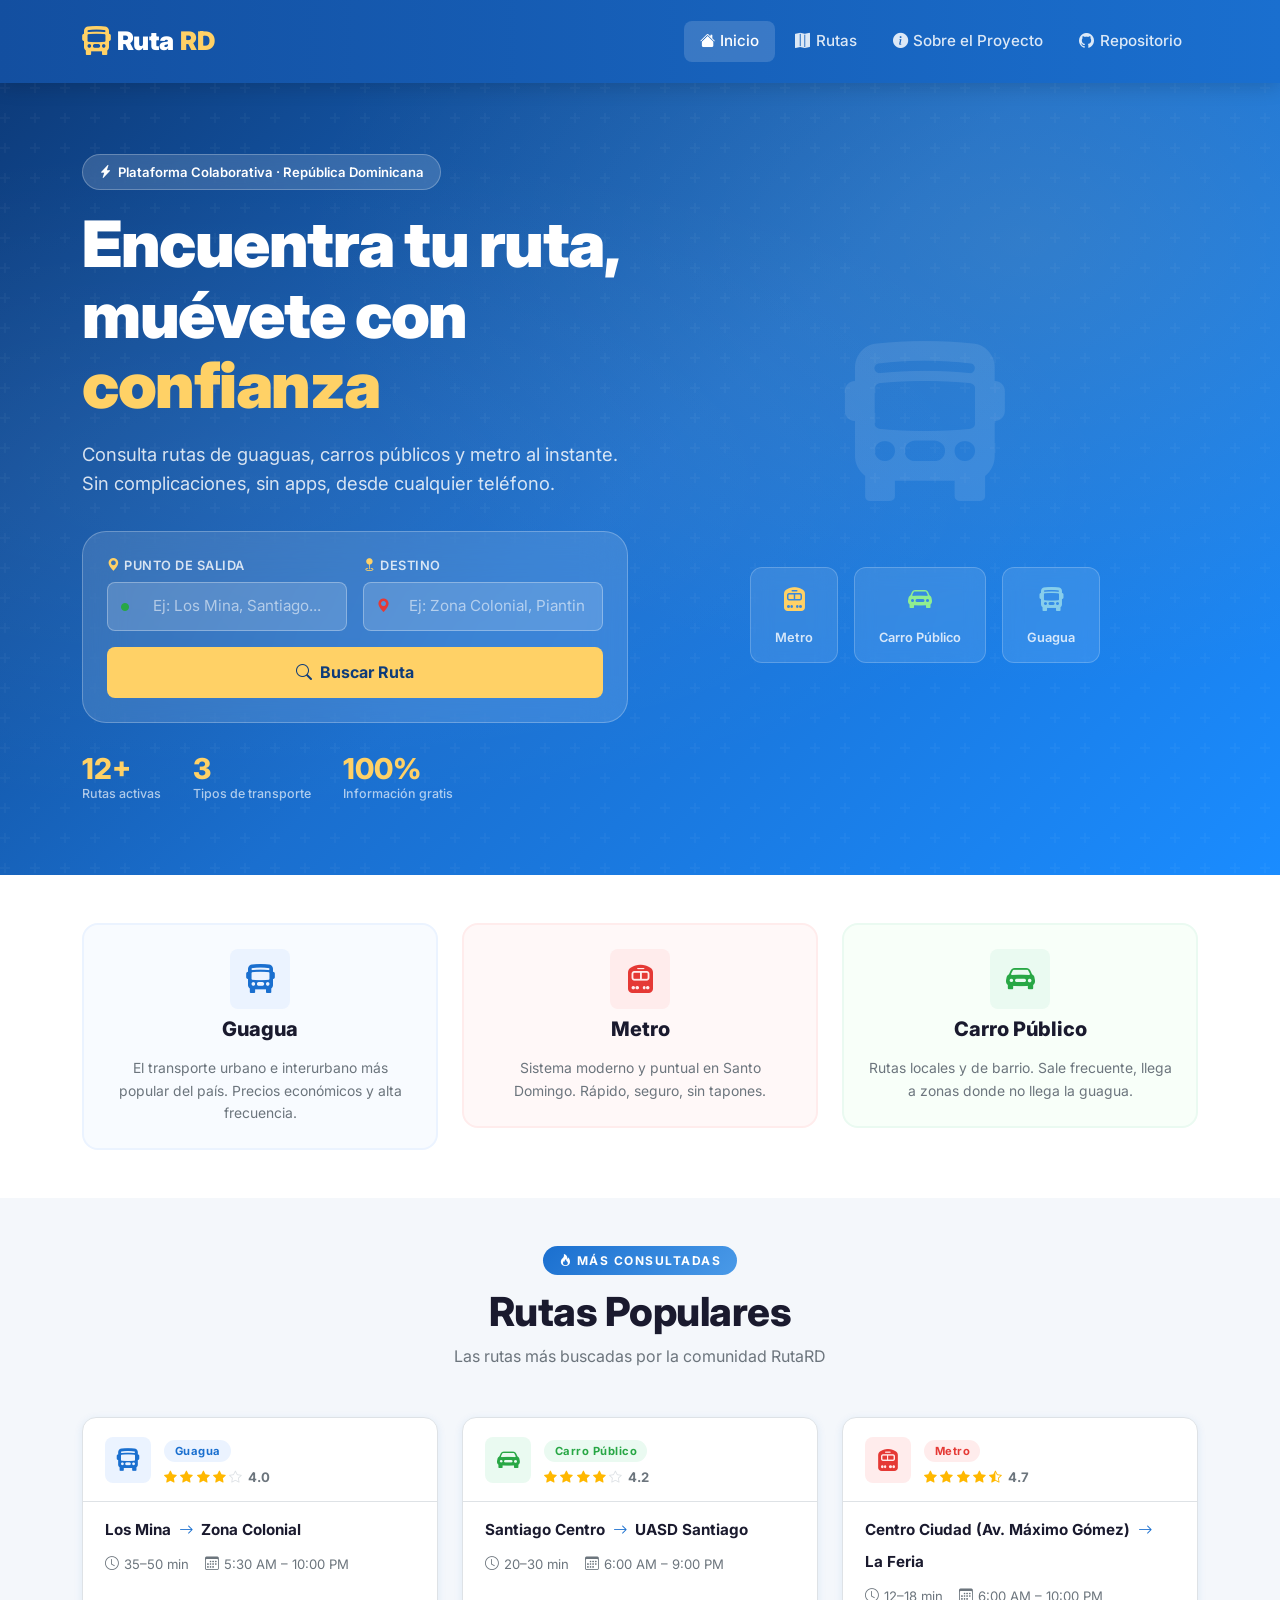
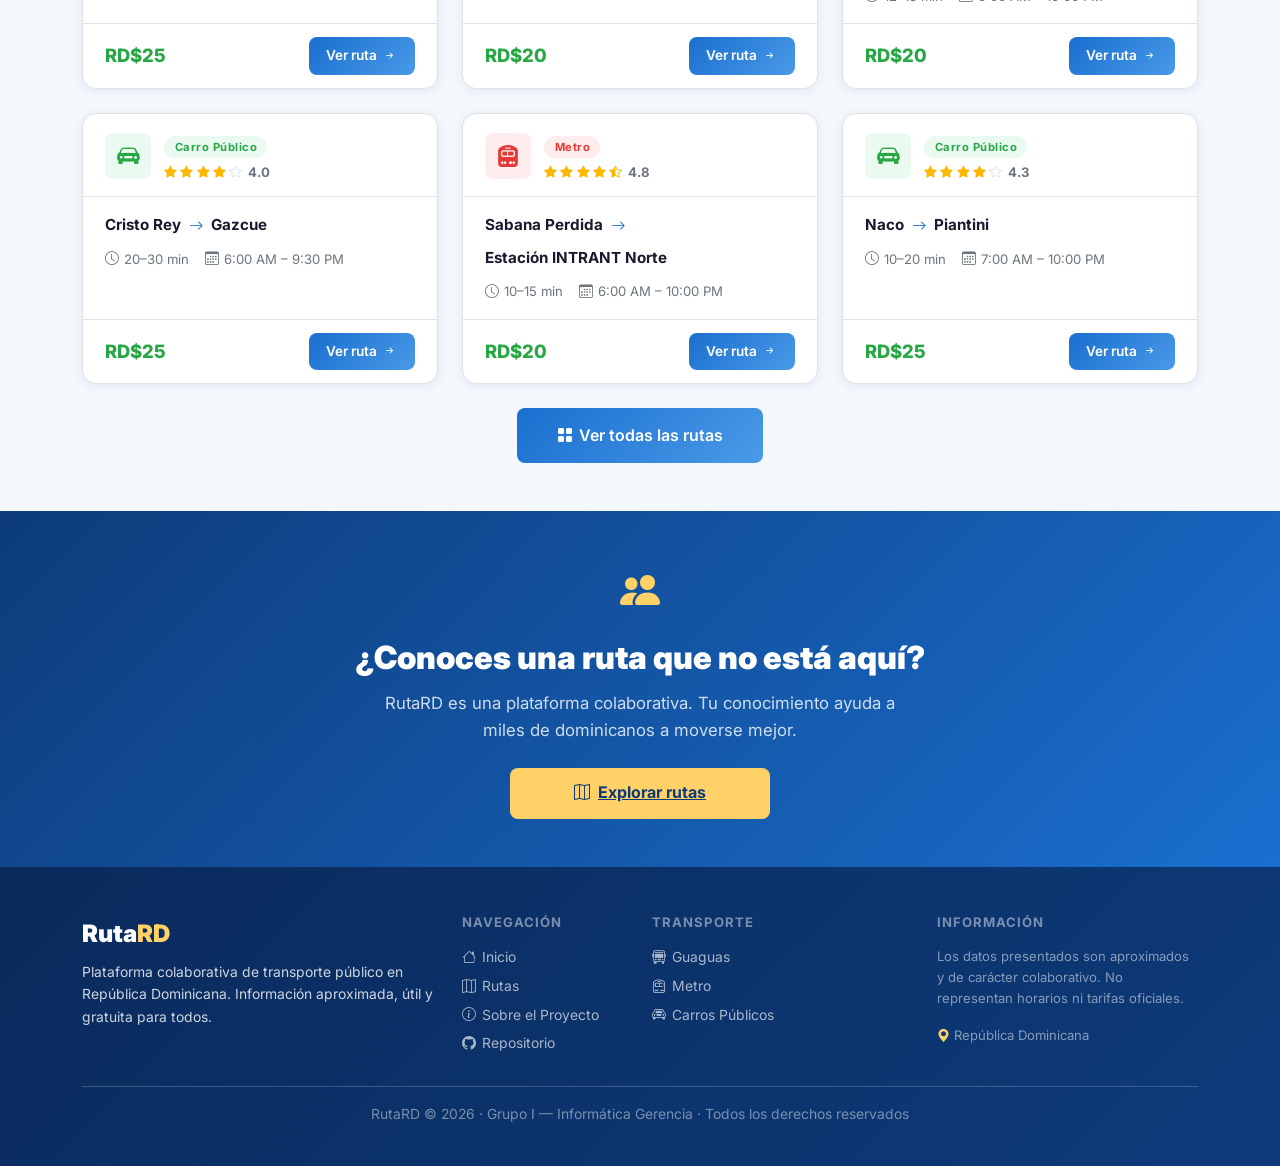
<file: index.html>
<!DOCTYPE html>
<html lang="es">
<head>
  <meta charset="UTF-8" />
  <meta name="viewport" content="width=device-width, initial-scale=1.0" />
  <link rel="icon" type="image/png" href="ruta.png" />
  <title>RutaRD — Plataforma de Transporte Público en República Dominicana</title>
  <meta name="description" content="RutaRD es la plataforma colaborativa de transporte público en República Dominicana. Consulta rutas, precios, horarios y más." />

  <!-- Bootstrap local -->
  <link rel="stylesheet" href="libs/bootstrap/css/bootstrap.min.css" />
  <!-- Bootstrap Icons local -->
  <link rel="stylesheet" href="libs/bootstrap/css/bootstrap-icons.css" />
  <!-- Estilos propios -->
  <link rel="stylesheet" href="css/styles.css" />
</head>
<body>

<!-- ── Loader ─────────────────────────────────────────── -->
<div id="page-loader">
  <div class="loader-logo">Ruta<span>RD</span></div>
  <div class="loader-spinner"></div>
</div>

<!-- ── Navbar ─────────────────────────────────────────── -->
<nav class="navbar navbar-expand-lg" id="main-navbar">
  <div class="container">
    <a class="navbar-brand" href="index.html">
      <i class="bi bi-bus-front-fill brand-icon"></i>
      Ruta<span class="brand-accent">RD</span>
    </a>
    <button class="navbar-toggler" type="button" data-bs-toggle="collapse" data-bs-target="#navMenu" aria-controls="navMenu" aria-expanded="false" aria-label="Alternar menú">
      <span class="navbar-toggler-icon"></span>
    </button>
    <div class="collapse navbar-collapse" id="navMenu">
      <ul class="navbar-nav ms-auto gap-1">
        <li class="nav-item">
          <a class="nav-link active" href="index.html" id="nav-inicio">
            <i class="bi bi-house-fill"></i> Inicio
          </a>
        </li>
        <li class="nav-item">
          <a class="nav-link" href="rutas.html" id="nav-rutas">
            <i class="bi bi-map-fill"></i> Rutas
          </a>
        </li>
        <li class="nav-item">
          <a class="nav-link" href="sobre.html" id="nav-sobre">
            <i class="bi bi-info-circle-fill"></i> Sobre el Proyecto
          </a>
        </li>
        <li class="nav-item">
          <a class="nav-link" href="https://github.com/Alanedberg/ruta-rd" target="_blank" rel="noopener">
            <i class="bi bi-github"></i> Repositorio
          </a>
        </li>
      </ul>
    </div>
  </div>
</nav>

<!-- ── Hero ───────────────────────────────────────────── -->
<section class="hero" id="hero">
  <div class="container">
    <div class="row align-items-center g-4">
      <div class="col-lg-6 hero-content">
        <div class="hero-badge">
          <i class="bi bi-lightning-charge-fill"></i>
          Plataforma Colaborativa · República Dominicana
        </div>
        <h1>
          Encuentra tu ruta,<br>
          muévete con <span class="highlight">confianza</span>
        </h1>
        <p class="lead">
          Consulta rutas de guaguas, carros públicos y metro al instante.
          Sin complicaciones, sin apps, desde cualquier teléfono.
        </p>

        <!-- Formulario de búsqueda -->
        <form id="form-busqueda" class="hero-search-box" novalidate>
          <div class="row g-3">
            <div class="col-md-6">
              <label for="input-origen">
                <i class="bi bi-geo-alt-fill" style="color:#FFD166;"></i>
                Punto de salida
              </label>
              <div class="input-icon-wrap">
                <i class="bi bi-circle-fill" style="font-size:0.5rem;color:var(--secondary);"></i>
                <input
                  type="text"
                  class="form-control"
                  id="input-origen"
                  placeholder="Ej: Los Mina, Santiago..."
                  autocomplete="off"
                />
              </div>
            </div>
            <div class="col-md-6">
              <label for="input-destino">
                <i class="bi bi-geo-fill" style="color:#FFD166;"></i>
                Destino
              </label>
              <div class="input-icon-wrap">
                <i class="bi bi-geo-alt-fill" style="font-size:0.85rem;color:var(--metro);"></i>
                <input
                  type="text"
                  class="form-control"
                  id="input-destino"
                  placeholder="Ej: Zona Colonial, Piantini..."
                  autocomplete="off"
                />
              </div>
            </div>
          </div>
          <button type="submit" class="btn-search" id="btn-buscar-hero">
            <i class="bi bi-search"></i> Buscar Ruta
          </button>
        </form>

        <!-- Stats -->
        <div class="hero-stats">
          <div class="hero-stat">
            <span class="number" data-count="12" data-suffix="+">0+</span>
            <span class="label">Rutas activas</span>
          </div>
          <div class="hero-stat">
            <span class="number" data-count="3">0</span>
            <span class="label">Tipos de transporte</span>
          </div>
          <div class="hero-stat">
            <span class="number" data-count="100" data-suffix="%">0%</span>
            <span class="label">Información gratis</span>
          </div>
        </div>
      </div>

      <!-- Gráfico decorativo -->
      <div class="col-lg-6 d-none d-lg-flex">
        <div class="hero-graphic w-100" style="flex-direction:column;gap:1rem;">
          <i class="bi bi-bus-front-fill bus-icon"></i>
          <div class="d-flex justify-content-center gap-3">
            <div style="background:rgba(255,255,255,.1);border:1px solid rgba(255,255,255,.2);border-radius:12px;padding:.8rem 1.5rem;text-align:center;backdrop-filter:blur(10px);">
              <i class="bi bi-train-front-fill" style="font-size:1.5rem;color:#FFD166;display:block;margin-bottom:.3rem;"></i>
              <small style="color:rgba(255,255,255,.8);font-size:.8rem;font-weight:600;">Metro</small>
            </div>
            <div style="background:rgba(255,255,255,.1);border:1px solid rgba(255,255,255,.2);border-radius:12px;padding:.8rem 1.5rem;text-align:center;backdrop-filter:blur(10px);">
              <i class="bi bi-car-front-fill" style="font-size:1.5rem;color:#90EE90;display:block;margin-bottom:.3rem;"></i>
              <small style="color:rgba(255,255,255,.8);font-size:.8rem;font-weight:600;">Carro Público</small>
            </div>
            <div style="background:rgba(255,255,255,.1);border:1px solid rgba(255,255,255,.2);border-radius:12px;padding:.8rem 1.5rem;text-align:center;backdrop-filter:blur(10px);">
              <i class="bi bi-bus-front-fill" style="font-size:1.5rem;color:#87CEEB;display:block;margin-bottom:.3rem;"></i>
              <small style="color:rgba(255,255,255,.8);font-size:.8rem;font-weight:600;">Guagua</small>
            </div>
          </div>
        </div>
      </div>
    </div>
  </div>
</section>

<!-- ── Tipos de transporte ─────────────────────────────── -->
<section class="py-5 bg-white" id="tipos">
  <div class="container">
    <div class="row g-4 text-center">
      <div class="col-md-4 animate-fadeInUp animate-delay-1">
        <div class="d-flex flex-column align-items-center gap-2 p-4" style="border-radius:16px;border:2px solid #EBF3FF;background:#F8FBFF;transition:.3s;">
          <div class="transport-icon guagua" style="width:60px;height:60px;font-size:1.8rem;">
            <i class="bi bi-bus-front-fill"></i>
          </div>
          <h5 style="font-weight:800;color:#1A1A2E;">Guagua</h5>
          <p style="color:#6C757D;font-size:.87rem;margin:0;">
            El transporte urbano e interurbano más popular del país. Precios económicos y alta frecuencia.
          </p>
        </div>
      </div>
      <div class="col-md-4 animate-fadeInUp animate-delay-2">
        <div class="d-flex flex-column align-items-center gap-2 p-4" style="border-radius:16px;border:2px solid #FFECEC;background:#FFF8F8;transition:.3s;">
          <div class="transport-icon metro" style="width:60px;height:60px;font-size:1.8rem;">
            <i class="bi bi-train-front-fill"></i>
          </div>
          <h5 style="font-weight:800;color:#1A1A2E;">Metro</h5>
          <p style="color:#6C757D;font-size:.87rem;margin:0;">
            Sistema moderno y puntual en Santo Domingo. Rápido, seguro, sin tapones.
          </p>
        </div>
      </div>
      <div class="col-md-4 animate-fadeInUp animate-delay-3">
        <div class="d-flex flex-column align-items-center gap-2 p-4" style="border-radius:16px;border:2px solid #EAFAF1;background:#F8FFF9;transition:.3s;">
          <div class="transport-icon carro_publico" style="width:60px;height:60px;font-size:1.8rem;">
            <i class="bi bi-car-front-fill"></i>
          </div>
          <h5 style="font-weight:800;color:#1A1A2E;">Carro Público</h5>
          <p style="color:#6C757D;font-size:.87rem;margin:0;">
            Rutas locales y de barrio. Sale frecuente, llega a zonas donde no llega la guagua.
          </p>
        </div>
      </div>
    </div>
  </div>
</section>

<!-- ── Rutas Populares ─────────────────────────────────── -->
<section class="py-5" id="populares" style="background:var(--bg-light);">
  <div class="container">
    <div class="section-header">
      <div class="section-tag"><i class="bi bi-fire"></i> Más consultadas</div>
      <h2 class="section-title">Rutas Populares</h2>
      <p class="section-subtitle">Las rutas más buscadas por la comunidad RutaRD</p>
    </div>
    <div class="row g-4" id="popular-container">
      <!-- Cards generadas por JS -->
    </div>
    <div class="text-center mt-4">
      <a href="rutas.html" class="btn-ver" style="display:inline-flex;padding:.9rem 2.5rem;font-size:1rem;" id="btn-ver-todas">
        <i class="bi bi-grid-fill"></i> Ver todas las rutas
      </a>
    </div>
  </div>
</section>

<!-- ── CTA ─────────────────────────────────────────────── -->
<section class="py-5" style="background:linear-gradient(135deg,#0d3b7a 0%,var(--primary) 100%);">
  <div class="container text-center" style="color:#fff;">
    <i class="bi bi-people-fill" style="font-size:2.5rem;color:#FFD166;display:block;margin-bottom:1rem;"></i>
    <h2 style="font-size:2rem;font-weight:900;margin-bottom:.8rem;">¿Conoces una ruta que no está aquí?</h2>
    <p style="color:rgba(255,255,255,.8);font-size:1.05rem;max-width:520px;margin:0 auto 1.5rem;">
      RutaRD es una plataforma colaborativa. Tu conocimiento ayuda a miles de dominicanos a moverse mejor.
    </p>
    <a href="rutas.html" class="btn-search" style="max-width:260px;margin:0 auto;" id="btn-explorar-cta">
      <i class="bi bi-map"></i> Explorar rutas
    </a>
  </div>
</section>

<!-- ── Footer ─────────────────────────────────────────── -->
<footer class="footer">
  <div class="container">
    <div class="row g-4">
      <div class="col-lg-4">
        <div class="footer-brand">Ruta<span>RD</span></div>
        <p class="mt-2">
          Plataforma colaborativa de transporte público en República Dominicana. Información aproximada, útil y gratuita para todos.
        </p>
      </div>
      <div class="col-lg-2 col-6">
        <h6>Navegación</h6>
        <a href="index.html" class="footer-link" id="footer-inicio"><i class="bi bi-house"></i> Inicio</a>
        <a href="rutas.html" class="footer-link" id="footer-rutas"><i class="bi bi-map"></i> Rutas</a>
        <a href="sobre.html" class="footer-link" id="footer-sobre"><i class="bi bi-info-circle"></i> Sobre el Proyecto</a>
        <a href="https://github.com/Alanedberg/ruta-rd" class="footer-link" target="_blank" rel="noopener"><i class="bi bi-github"></i> Repositorio</a>
      </div>
      <div class="col-lg-3 col-6">
        <h6>Transporte</h6>
        <a href="rutas.html?tipo=guagua" class="footer-link"><i class="bi bi-bus-front"></i> Guaguas</a>
        <a href="rutas.html?tipo=metro" class="footer-link"><i class="bi bi-train-front"></i> Metro</a>
        <a href="rutas.html?tipo=carro_publico" class="footer-link"><i class="bi bi-car-front"></i> Carros Públicos</a>
      </div>
      <div class="col-lg-3">
        <h6>Información</h6>
        <p style="font-size:.82rem;color:rgba(255,255,255,.5);">
          Los datos presentados son aproximados y de carácter colaborativo. No representan horarios ni tarifas oficiales.
        </p>
        <p style="font-size:.82rem;color:rgba(255,255,255,.5);margin-top:.5rem;">
          <i class="bi bi-geo-alt-fill" style="color:#FFD166;"></i> República Dominicana
        </p>
      </div>
    </div>
    <hr class="footer-divider" />
    <p class="footer-bottom">RutaRD © 2026 · Grupo I — Informática Gerencia · Todos los derechos reservados</p>
  </div>
</footer>

<!-- ── Botón volver arriba ─────────────────────────────── -->
<button id="backToTop" title="Volver arriba" aria-label="Volver arriba">
  <i class="bi bi-arrow-up"></i>
</button>

<!-- Scripts -->
<script src="libs/bootstrap/js/bootstrap.bundle.min.js"></script>
<script src="js/data.js"></script>
<script src="js/app.js"></script>
</body>
</html>
</file>
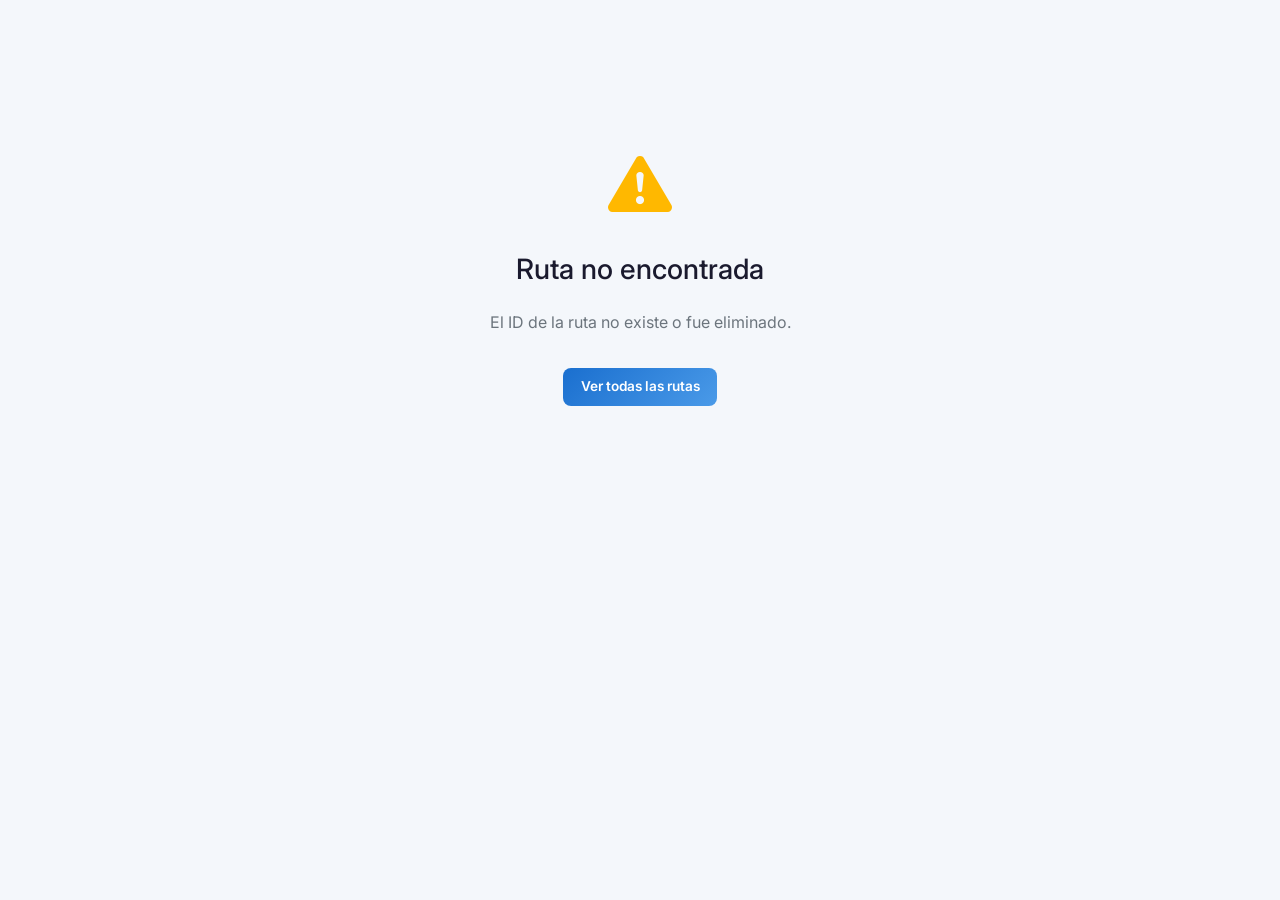
<file: detalle.html>
<!DOCTYPE html>
<html lang="es">
<head>
  <meta charset="UTF-8" />
  <meta name="viewport" content="width=device-width, initial-scale=1.0" />
  <link rel="icon" type="image/png" href="ruta.png" />
  <title>Detalle de Ruta — RutaRD</title>
  <meta name="description" content="Información completa de la ruta seleccionada: recorrido, precio, horario, comentarios y valoración." />

  <link rel="stylesheet" href="libs/bootstrap/css/bootstrap.min.css" />
  <link rel="stylesheet" href="libs/bootstrap/css/bootstrap-icons.css" />
  <link rel="stylesheet" href="css/styles.css" />
</head>
<body>

<!-- Loader -->
<div id="page-loader">
  <div class="loader-logo">Ruta<span>RD</span></div>
  <div class="loader-spinner"></div>
</div>

<!-- ── Navbar ─────────────────────────────────────────── -->
<nav class="navbar navbar-expand-lg" id="main-navbar">
  <div class="container">
    <a class="navbar-brand" href="index.html">
      <i class="bi bi-bus-front-fill brand-icon"></i>
      Ruta<span class="brand-accent">RD</span>
    </a>
    <button class="navbar-toggler" type="button" data-bs-toggle="collapse" data-bs-target="#navMenu" aria-controls="navMenu" aria-expanded="false" aria-label="Alternar menú">
      <span class="navbar-toggler-icon"></span>
    </button>
    <div class="collapse navbar-collapse" id="navMenu">
      <ul class="navbar-nav ms-auto gap-1">
        <li class="nav-item">
          <a class="nav-link" href="index.html"><i class="bi bi-house-fill"></i> Inicio</a>
        </li>
        <li class="nav-item">
          <a class="nav-link active" href="rutas.html"><i class="bi bi-map-fill"></i> Rutas</a>
        </li>
        <li class="nav-item">
          <a class="nav-link" href="sobre.html"><i class="bi bi-info-circle-fill"></i> Sobre el Proyecto</a>
        </li>
        <li class="nav-item">
          <a class="nav-link" href="https://github.com/Alanedberg/ruta-rd" target="_blank" rel="noopener"><i class="bi bi-github"></i> Repositorio</a>
        </li>
      </ul>
    </div>
  </div>
</nav>

<!-- ── Hero Detalle ───────────────────────────────────── -->
<section class="detalle-hero">
  <div class="container container-detail">
    <nav aria-label="breadcrumb" class="mb-3">
      <ol class="breadcrumb">
        <li class="breadcrumb-item"><a href="index.html"><i class="bi bi-house-fill"></i> Inicio</a></li>
        <li class="breadcrumb-item"><a href="rutas.html">Rutas</a></li>
        <li class="breadcrumb-item active" id="detalle-breadcrumb">Cargando...</li>
      </ol>
    </nav>

    <div class="d-flex align-items-center gap-2 mb-2" id="detalle-badge-wrap">
      <span class="detalle-tipo-badge" id="detalle-badge-tipo">
        <i id="detalle-tipo-icon" class="bi"></i>
        <span id="detalle-tipo-label">...</span>
      </span>
    </div>

    <h1 class="detalle-title" id="detalle-titulo">Cargando ruta...</h1>

    <div class="d-flex align-items-center gap-3 flex-wrap mt-2">
      <div class="stars-inline" id="detalle-hero-stars" style="font-size:1rem;"></div>
      <a href="rutas.html" class="d-flex align-items-center gap-1" style="color:rgba(255,255,255,.7);text-decoration:none;font-size:.87rem;transition:.2s;" onmouseover="this.style.color='#FFD166'" onmouseout="this.style.color='rgba(255,255,255,.7)'">
        <i class="bi bi-arrow-left-short"></i> Volver a rutas
      </a>
    </div>
  </div>
</section>

<!-- ── Contenido principal ────────────────────────────── -->
<section class="py-5" style="background:var(--bg-light);">
  <div class="container container-detail">
    <div class="row g-4">

      <!-- Columna izquierda: info + recorrido -->
      <div class="col-lg-7">

        <!-- Info rápida -->
        <div class="info-card mb-4">
          <h5><i class="bi bi-info-circle-fill"></i> Información de la Ruta</h5>
          <div class="info-item">
            <i class="bi bi-cash-coin"></i>
            <div>
              <div class="info-label">Precio estimado</div>
              <div class="info-value" id="info-precio">—</div>
            </div>
          </div>
          <div class="info-item">
            <i class="bi bi-bus-front-fill"></i>
            <div>
              <div class="info-label">Tipo de transporte</div>
              <div class="info-value" id="info-tipo">—</div>
            </div>
          </div>
          <div class="info-item">
            <i class="bi bi-hourglass-split"></i>
            <div>
              <div class="info-label">Duración estimada</div>
              <div class="info-value" id="info-duracion">—</div>
            </div>
          </div>
          <div class="info-item">
            <i class="bi bi-clock-fill"></i>
            <div>
              <div class="info-label">Horario aproximado</div>
              <div class="info-value" id="info-horario">—</div>
            </div>
          </div>
        </div>

        <!-- Recorrido -->
        <div class="info-card mb-4">
          <h5><i class="bi bi-signpost-2-fill"></i> Recorrido Paso a Paso</h5>
          <div id="recorrido-list">
            <!-- Generado por JS -->
          </div>
        </div>

        <!-- Mapa embed (decorativo) -->
        <div class="info-card mb-4">
          <h5><i class="bi bi-map-fill"></i> Mapa de Referencia</h5>
          <p style="color:var(--text-gray);font-size:.85rem;margin-bottom:1rem;">
            <i class="bi bi-info-circle"></i> Vista aproximada de la zona. Utiliza esta referencia para orientarte.
          </p>
          <div style="border-radius:var(--radius);overflow:hidden;border:1px solid var(--border);">
            <iframe
              src="https://www.google.com/maps/embed?pb=!1m14!1m12!1m3!1d120956.11!2d-69.9312548!3d18.4860575!2m3!1f0!2f0!3f0!3m2!1i1024!2i768!4f13.1!5e0!3m2!1ses!2sdo!4v1700000000000!5m2!1ses!2sdo"
              width="100%"
              height="250"
              style="border:0;display:block;"
              allowfullscreen=""
              loading="lazy"
              referrerpolicy="no-referrer-when-downgrade"
              title="Mapa de referencia">
            </iframe>
          </div>
        </div>

        <!-- Reportes -->
        <div class="info-card">
          <h5><i class="bi bi-megaphone-fill" style="color:var(--accent);"></i> Reportes en Tiempo Real</h5>
          <p style="color:var(--text-gray);font-size:.85rem;margin-bottom:1rem;">
            ¿Tienes información útil sobre esta ruta? Compártela con la comunidad.
          </p>
          <div style="display:flex;flex-wrap:wrap;gap:0.5rem;">
            <button class="btn-reporte pulse" data-tipo="tapon" id="btn-reporte-tapon"
              style="display:flex;align-items:center;gap:.4rem;padding:.5rem 1rem;border-radius:8px;border:2px solid #FF6B35;background:transparent;color:#FF6B35;font-weight:600;font-size:.85rem;cursor:pointer;transition:.3s;">
              <i class="bi bi-cone-striped"></i> Hay tapón
            </button>
            <button class="btn-reporte" data-tipo="desvio" id="btn-reporte-desvio"
              style="display:flex;align-items:center;gap:.4rem;padding:.5rem 1rem;border-radius:8px;border:2px solid #FFB800;background:transparent;color:#F57F17;font-weight:600;font-size:.85rem;cursor:pointer;transition:.3s;">
              <i class="bi bi-arrow-left-right"></i> Ruta desviada
            </button>
            <button class="btn-reporte" data-tipo="llena" id="btn-reporte-llena"
              style="display:flex;align-items:center;gap:.4rem;padding:.5rem 1rem;border-radius:8px;border:2px solid var(--metro);background:transparent;color:var(--metro);font-weight:600;font-size:.85rem;cursor:pointer;transition:.3s;">
              <i class="bi bi-people-fill"></i> Va llena
            </button>
            <button class="btn-reporte" data-tipo="retraso" id="btn-reporte-retraso"
              style="display:flex;align-items:center;gap:.4rem;padding:.5rem 1rem;border-radius:8px;border:2px solid var(--text-light);background:transparent;color:var(--text-gray);font-weight:600;font-size:.85rem;cursor:pointer;transition:.3s;">
              <i class="bi bi-clock-history"></i> Retraso
            </button>
          </div>
        </div>

      </div>

      <!-- Columna derecha: comentarios + valoración -->
      <div class="col-lg-5">

        <!-- Valoración -->
        <div class="info-card mb-4">
          <h5><i class="bi bi-star-fill" style="color:#FFB800;"></i> Califica esta Ruta</h5>
          <p style="color:var(--text-gray);font-size:.85rem;margin-bottom:1rem;">
            ¿Cómo estuvo tu experiencia? Tu opinión ayuda a la comunidad.
          </p>
          <div class="rating-stars" id="rating-stars" role="group" aria-label="Sistema de calificación">
            <span class="star bi bi-star-fill" data-val="1" title="1 estrella" tabindex="0"></span>
            <span class="star bi bi-star-fill" data-val="2" title="2 estrellas" tabindex="0"></span>
            <span class="star bi bi-star-fill" data-val="3" title="3 estrellas" tabindex="0"></span>
            <span class="star bi bi-star-fill" data-val="4" title="4 estrellas" tabindex="0"></span>
            <span class="star bi bi-star-fill" data-val="5" title="5 estrellas" tabindex="0"></span>
          </div>
          <p class="rating-message" id="rating-message">Haz clic para calificar</p>
        </div>

        <!-- Comentarios -->
        <div class="info-card">
          <h5><i class="bi bi-chat-dots-fill"></i> Comentarios de Usuarios</h5>
          <div class="d-flex flex-column gap-3 mt-2" id="comentarios-list">
            <!-- Generado por JS -->
          </div>
        </div>

      </div>
    </div>

    <!-- Botones de navegación -->
    <div class="d-flex justify-content-between mt-4 flex-wrap gap-2">
      <a href="rutas.html" class="btn-filter" style="border-radius:8px;" id="btn-volver-rutas">
        <i class="bi bi-arrow-left"></i> Volver a rutas
      </a>
      <a href="index.html" class="btn-ver" id="btn-ir-inicio">
        <i class="bi bi-house-fill"></i> Ir al inicio
      </a>
    </div>
  </div>
</section>

<!-- ── Footer ─────────────────────────────────────────── -->
<footer class="footer">
  <div class="container">
    <div class="row g-4">
      <div class="col-lg-4">
        <div class="footer-brand">Ruta<span>RD</span></div>
        <p class="mt-2">Plataforma colaborativa de transporte público en República Dominicana.</p>
      </div>
      <div class="col-lg-2 col-6">
        <h6>Navegación</h6>
        <a href="index.html" class="footer-link"><i class="bi bi-house"></i> Inicio</a>
        <a href="rutas.html" class="footer-link"><i class="bi bi-map"></i> Rutas</a>
        <a href="sobre.html" class="footer-link"><i class="bi bi-info-circle"></i> Sobre el Proyecto</a>
        <a href="https://github.com/Alanedberg/ruta-rd" class="footer-link" target="_blank" rel="noopener"><i class="bi bi-github"></i> Repositorio</a>
      </div>
      <div class="col-lg-3 col-6">
        <h6>Transporte</h6>
        <a href="rutas.html" class="footer-link"><i class="bi bi-bus-front"></i> Guaguas</a>
        <a href="rutas.html" class="footer-link"><i class="bi bi-train-front"></i> Metro</a>
        <a href="rutas.html" class="footer-link"><i class="bi bi-car-front"></i> Carros Públicos</a>
      </div>
      <div class="col-lg-3">
        <h6>Nota</h6>
        <p style="font-size:.82rem;color:rgba(255,255,255,.5);">Datos colaborativos y aproximados. No son tarifas ni horarios oficiales.</p>
      </div>
    </div>
    <hr class="footer-divider" />
    <p class="footer-bottom">RutaRD © 2026 · Grupo I — Informática Gerencia · Todos los derechos reservados</p>
  </div>
</footer>

<!-- Toast de reporte -->
<div id="reporte-toast"
  style="position:fixed;bottom:2rem;left:50%;transform:translateX(-50%);background:#1A1A2E;color:#fff;padding:.8rem 1.5rem;border-radius:50px;font-size:.9rem;font-weight:600;display:none;align-items:center;gap:.5rem;box-shadow:0 8px 32px rgba(0,0,0,.3);z-index:9999;transition:.3s;" class="">
  <i class="bi bi-check-circle-fill" style="color:#28A745;"></i>
  <span id="reporte-toast-msg">Reporte enviado.</span>
</div>
<style>
  #reporte-toast.show { display: flex !important; animation: fadeInUp .3s ease; }
</style>

<button id="backToTop" title="Volver arriba" aria-label="Volver arriba">
  <i class="bi bi-arrow-up"></i>
</button>

<script src="libs/bootstrap/js/bootstrap.bundle.min.js"></script>
<script src="js/data.js"></script>
<script src="js/app.js"></script>
</body>
</html>
</file>
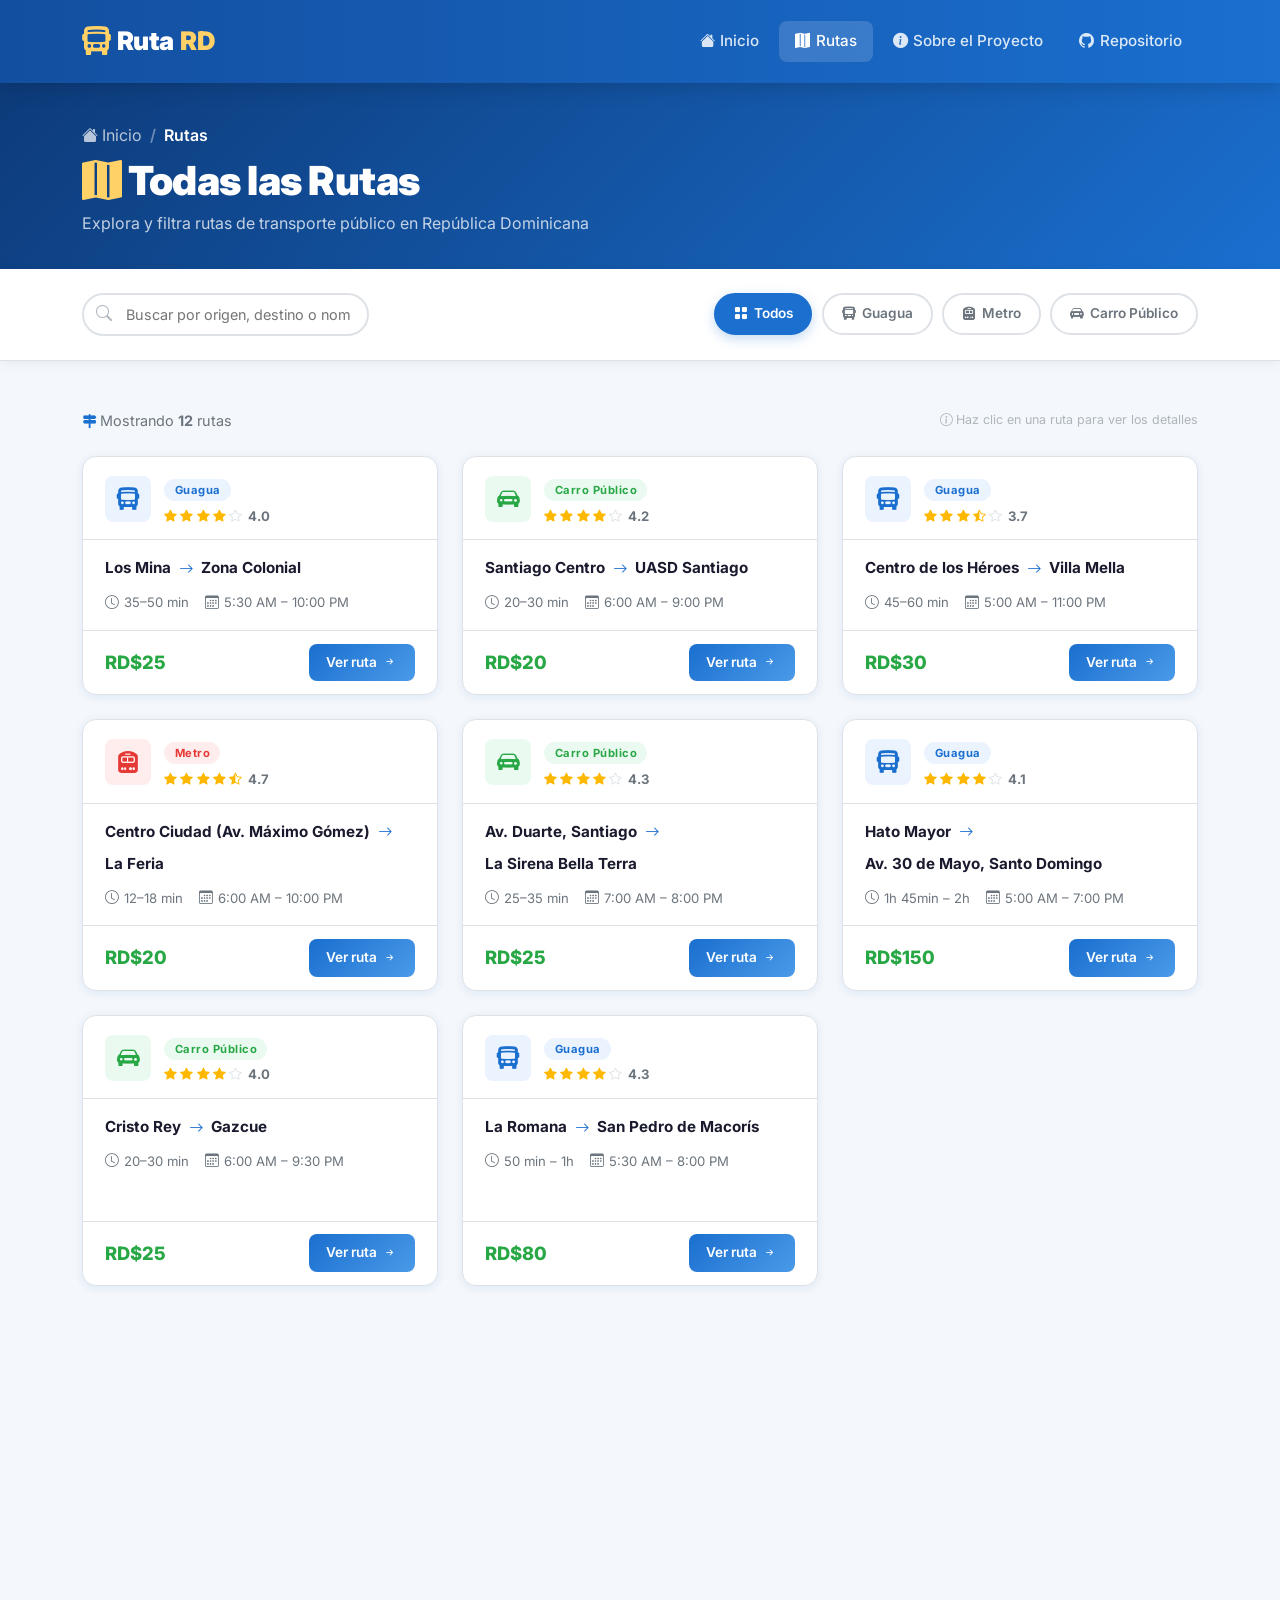
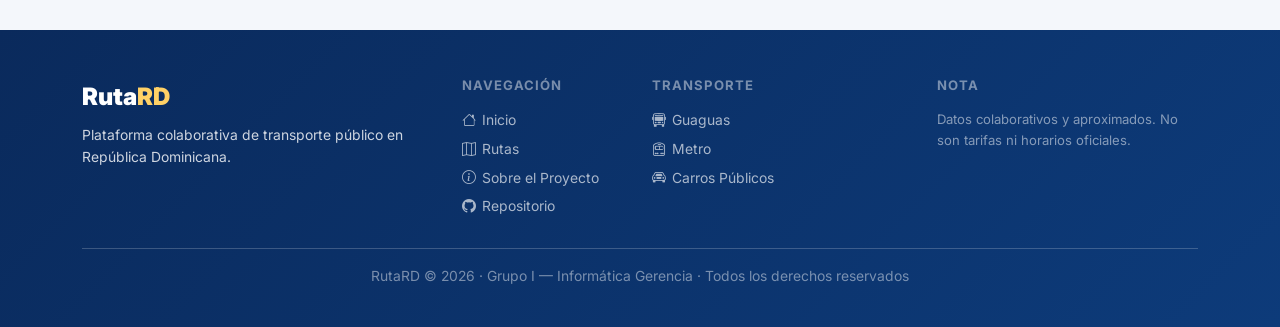
<file: rutas.html>
<!DOCTYPE html>
<html lang="es">
<head>
  <meta charset="UTF-8" />
  <meta name="viewport" content="width=device-width, initial-scale=1.0" />
  <link rel="icon" type="image/png" href="ruta.png" />
  <title>Rutas de Transporte — RutaRD</title>
  <meta name="description" content="Explora todas las rutas de guagua, metro y carro público disponibles en República Dominicana. Filtra por tipo y busca tu destino." />

  <link rel="stylesheet" href="libs/bootstrap/css/bootstrap.min.css" />
  <link rel="stylesheet" href="libs/bootstrap/css/bootstrap-icons.css" />
  <link rel="stylesheet" href="css/styles.css" />
</head>
<body>

<!-- Loader -->
<div id="page-loader">
  <div class="loader-logo">Ruta<span>RD</span></div>
  <div class="loader-spinner"></div>
</div>

<!-- ── Navbar ─────────────────────────────────────────── -->
<nav class="navbar navbar-expand-lg" id="main-navbar">
  <div class="container">
    <a class="navbar-brand" href="index.html">
      <i class="bi bi-bus-front-fill brand-icon"></i>
      Ruta<span class="brand-accent">RD</span>
    </a>
    <button class="navbar-toggler" type="button" data-bs-toggle="collapse" data-bs-target="#navMenu" aria-controls="navMenu" aria-expanded="false" aria-label="Alternar menú">
      <span class="navbar-toggler-icon"></span>
    </button>
    <div class="collapse navbar-collapse" id="navMenu">
      <ul class="navbar-nav ms-auto gap-1">
        <li class="nav-item">
          <a class="nav-link" href="index.html"><i class="bi bi-house-fill"></i> Inicio</a>
        </li>
        <li class="nav-item">
          <a class="nav-link active" href="rutas.html"><i class="bi bi-map-fill"></i> Rutas</a>
        </li>
        <li class="nav-item">
          <a class="nav-link" href="sobre.html"><i class="bi bi-info-circle-fill"></i> Sobre el Proyecto</a>
        </li>
        <li class="nav-item">
          <a class="nav-link" href="https://github.com/Alanedberg/ruta-rd" target="_blank" rel="noopener"><i class="bi bi-github"></i> Repositorio</a>
        </li>
      </ul>
    </div>
  </div>
</nav>

<!-- ── Page Header ────────────────────────────────────── -->
<section style="background:linear-gradient(135deg,#0d3b7a 0%,var(--primary) 100%);padding:2.5rem 0 2rem;color:#fff;">
  <div class="container">
    <nav aria-label="breadcrumb">
      <ol class="breadcrumb mb-2">
        <li class="breadcrumb-item"><a href="index.html"><i class="bi bi-house-fill"></i> Inicio</a></li>
        <li class="breadcrumb-item active">Rutas</li>
      </ol>
    </nav>
    <h1 style="font-weight:900;font-size:clamp(1.8rem,4vw,2.5rem);letter-spacing:-.5px;margin-bottom:.4rem;">
      <i class="bi bi-map-fill" style="color:#FFD166;"></i> Todas las Rutas
    </h1>
    <p style="color:rgba(255,255,255,.75);font-size:1rem;margin:0;">
      Explora y filtra rutas de transporte público en República Dominicana
    </p>
  </div>
</section>

<!-- ── Filtros ─────────────────────────────────────────── -->
<section class="py-4 bg-white border-bottom" style="position:sticky;top:68px;z-index:100;box-shadow:0 2px 12px rgba(0,0,0,.06);">
  <div class="container">
    <div class="filter-bar">
      <!-- Búsqueda -->
      <div class="search-filter-wrap">
        <i class="bi bi-search"></i>
        <input
          type="text"
          class="search-filter-input"
          id="search-input"
          placeholder="Buscar por origen, destino o nombre..."
          autocomplete="off"
          aria-label="Buscar rutas"
        />
      </div>
      <!-- Filtros tipo -->
      <button class="btn-filter active" data-tipo="todos" id="filtro-todos">
        <i class="bi bi-grid-fill"></i> Todos
      </button>
      <button class="btn-filter guagua" data-tipo="guagua" id="filtro-guagua">
        <i class="bi bi-bus-front-fill"></i> Guagua
      </button>
      <button class="btn-filter metro" data-tipo="metro" id="filtro-metro">
        <i class="bi bi-train-front-fill"></i> Metro
      </button>
      <button class="btn-filter carro" data-tipo="carro_publico" id="filtro-carro">
        <i class="bi bi-car-front-fill"></i> Carro Público
      </button>
    </div>
  </div>
</section>

<!-- ── Listado de Rutas ────────────────────────────────── -->
<section class="py-5" style="background:var(--bg-light);min-height:60vh;">
  <div class="container">
    <!-- Contador -->
    <div class="d-flex align-items-center justify-content-between mb-4 flex-wrap gap-2">
      <p class="mb-0" style="color:var(--text-gray);font-size:.9rem;">
        <i class="bi bi-signpost-2-fill" style="color:var(--primary);"></i>
        Mostrando <strong id="rutas-count">0</strong> rutas
      </p>
      <small style="color:var(--text-light);font-size:.78rem;">
        <i class="bi bi-info-circle"></i> Haz clic en una ruta para ver los detalles
      </small>
    </div>

    <!-- Grid de cards -->
    <div class="row g-4" id="rutas-container">
      <!-- Generado por app.js -->
    </div>

    <!-- Sin resultados -->
    <div id="no-results" class="no-results">
      <i class="bi bi-search"></i>
      <p>No se encontraron rutas con esos criterios.</p>
      <small style="color:var(--text-light);">Intenta con otros términos o elimina los filtros aplicados.</small>
    </div>
  </div>
</section>

<!-- ── Footer ─────────────────────────────────────────── -->
<footer class="footer">
  <div class="container">
    <div class="row g-4">
      <div class="col-lg-4">
        <div class="footer-brand">Ruta<span>RD</span></div>
        <p class="mt-2">Plataforma colaborativa de transporte público en República Dominicana.</p>
      </div>
      <div class="col-lg-2 col-6">
        <h6>Navegación</h6>
        <a href="index.html" class="footer-link"><i class="bi bi-house"></i> Inicio</a>
        <a href="rutas.html" class="footer-link"><i class="bi bi-map"></i> Rutas</a>
        <a href="sobre.html" class="footer-link"><i class="bi bi-info-circle"></i> Sobre el Proyecto</a>
        <a href="https://github.com/Alanedberg/ruta-rd" class="footer-link" target="_blank" rel="noopener"><i class="bi bi-github"></i> Repositorio</a>
      </div>
      <div class="col-lg-3 col-6">
        <h6>Transporte</h6>
        <a href="#" class="footer-link" onclick="document.getElementById('filtro-guagua').click();return false;"><i class="bi bi-bus-front"></i> Guaguas</a>
        <a href="#" class="footer-link" onclick="document.getElementById('filtro-metro').click();return false;"><i class="bi bi-train-front"></i> Metro</a>
        <a href="#" class="footer-link" onclick="document.getElementById('filtro-carro').click();return false;"><i class="bi bi-car-front"></i> Carros Públicos</a>
      </div>
      <div class="col-lg-3">
        <h6>Nota</h6>
        <p style="font-size:.82rem;color:rgba(255,255,255,.5);">Datos colaborativos y aproximados. No son tarifas ni horarios oficiales.</p>
      </div>
    </div>
    <hr class="footer-divider" />
    <p class="footer-bottom">RutaRD © 2026 · Grupo I — Informática Gerencia · Todos los derechos reservados</p>
  </div>
</footer>

<button id="backToTop" title="Volver arriba" aria-label="Volver arriba">
  <i class="bi bi-arrow-up"></i>
</button>

<script src="libs/bootstrap/js/bootstrap.bundle.min.js"></script>
<script src="js/data.js"></script>
<script src="js/app.js"></script>
</body>
</html>
</file>
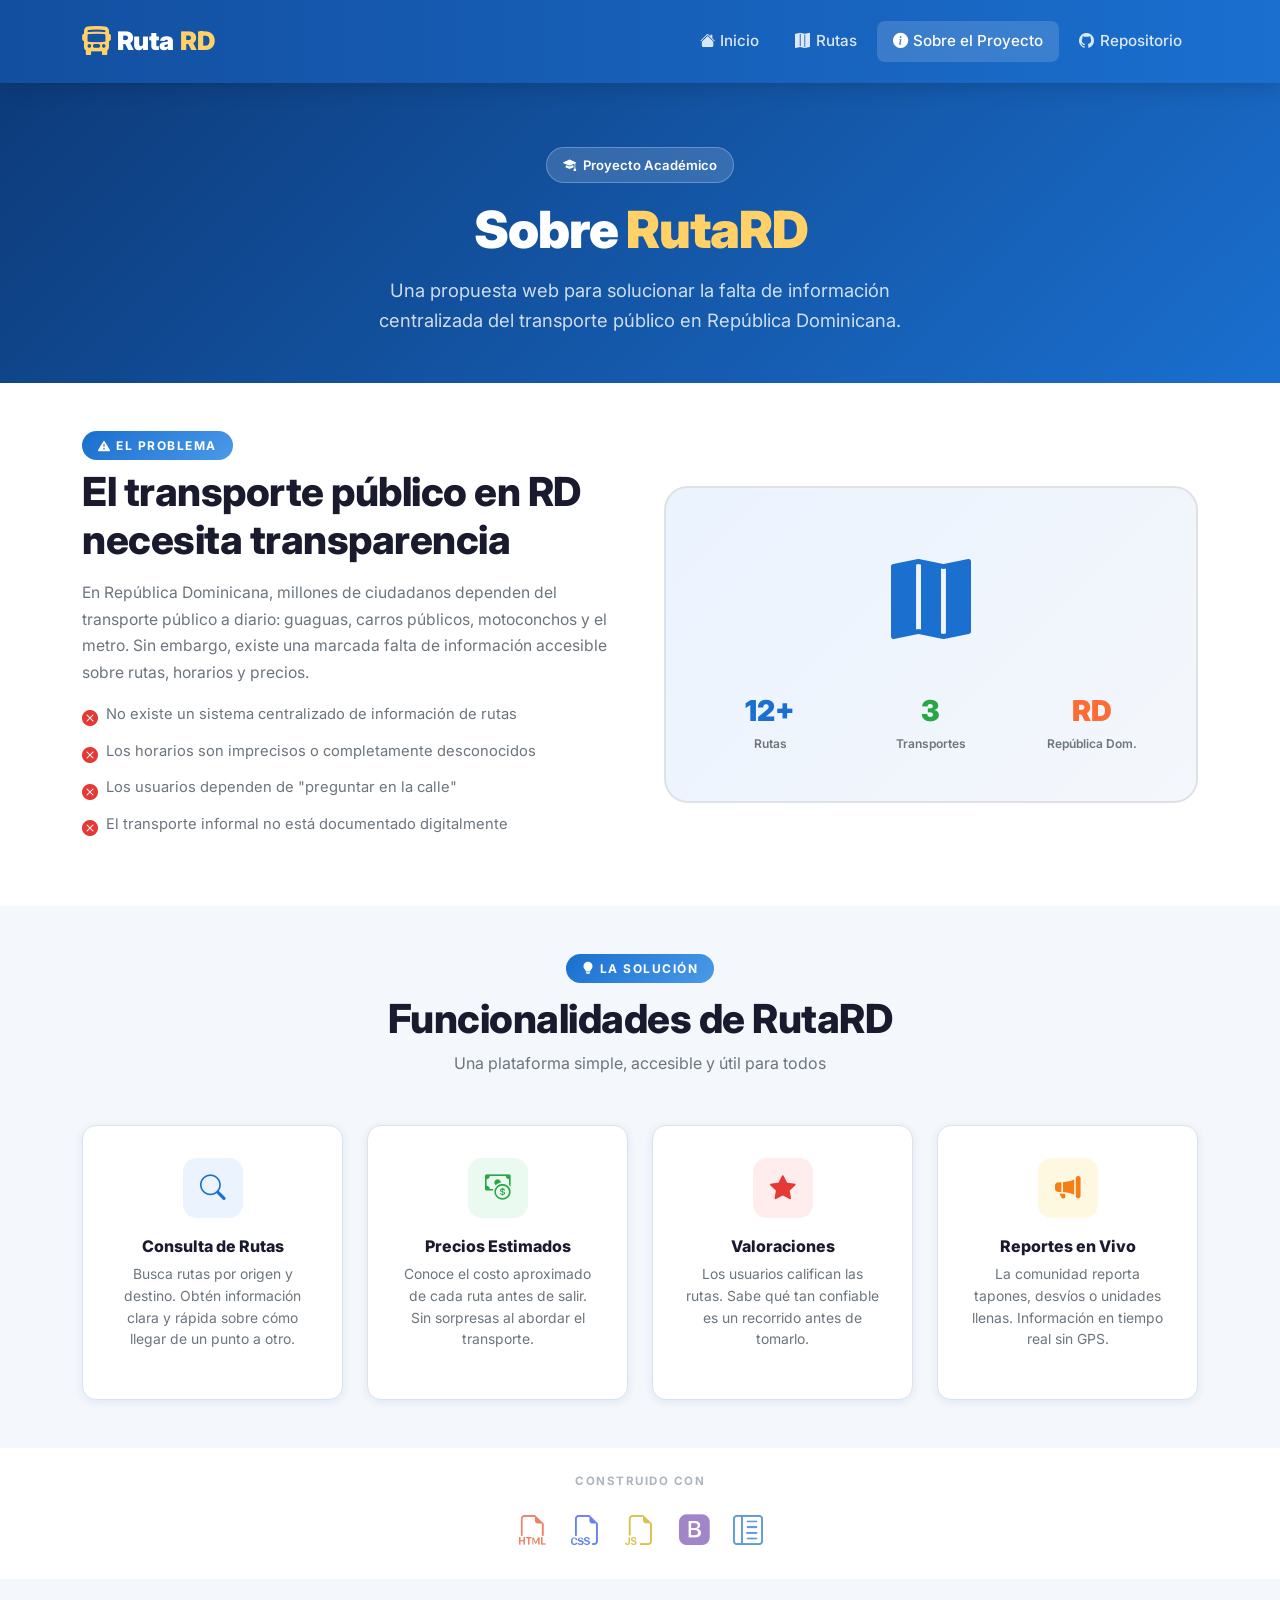
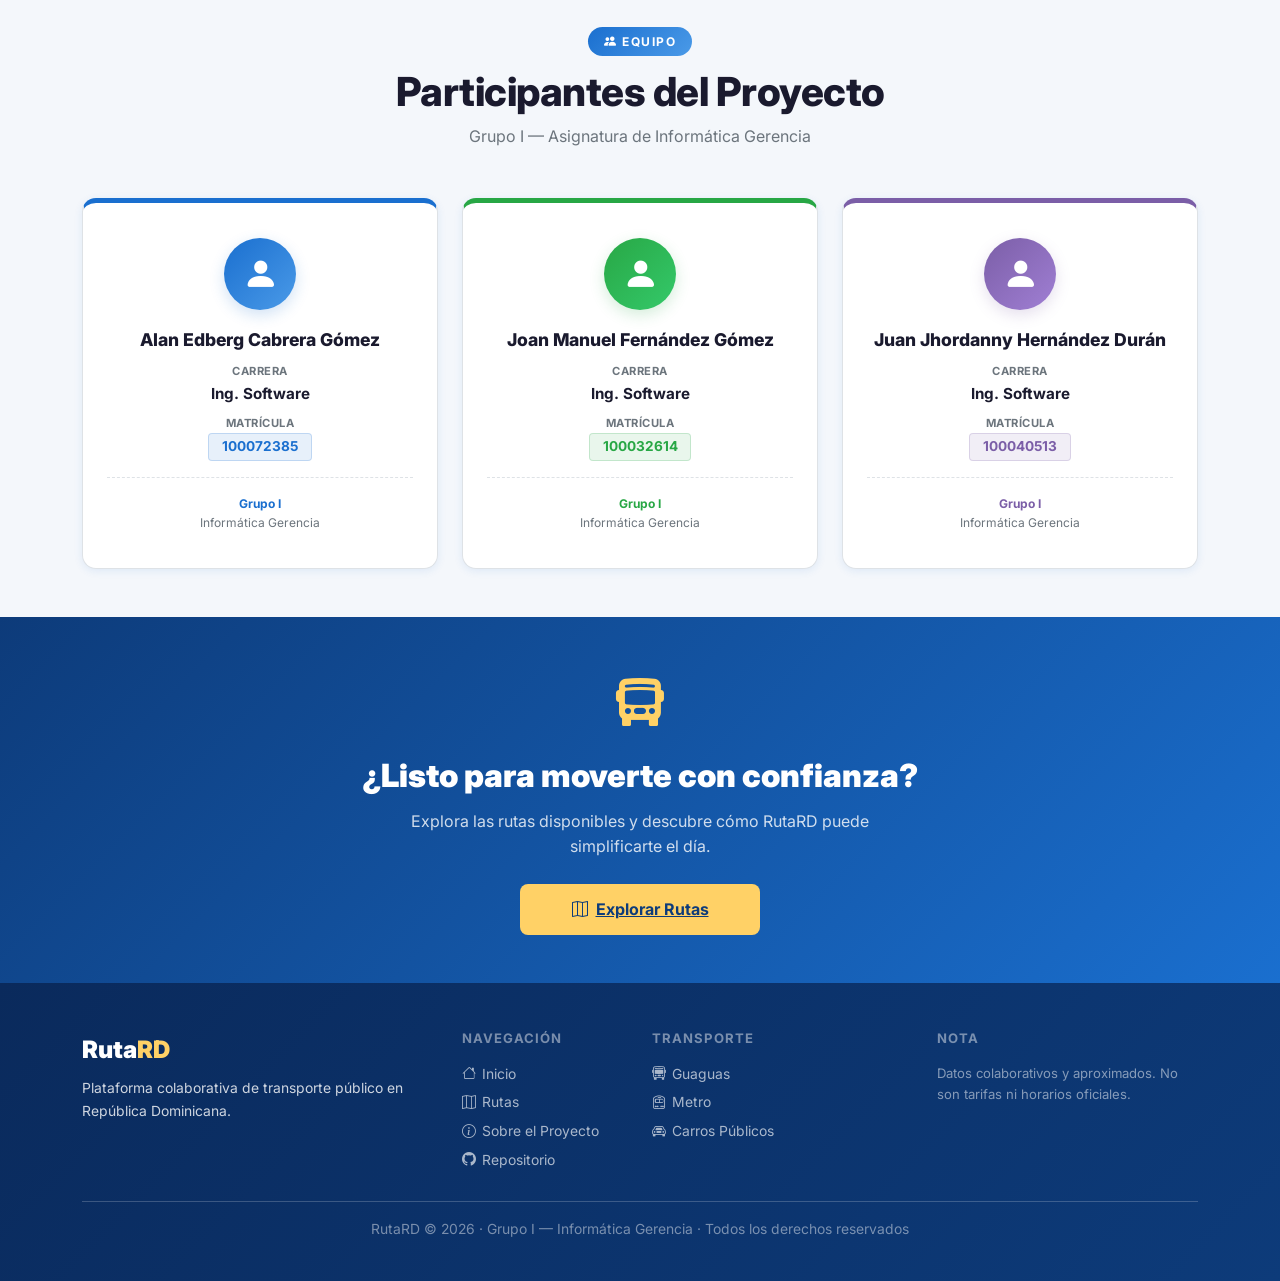
<file: sobre.html>
<!DOCTYPE html>
<html lang="es">
<head>
  <meta charset="UTF-8" />
  <meta name="viewport" content="width=device-width, initial-scale=1.0" />
  <link rel="icon" type="image/png" href="ruta.png" />
  <title>Sobre el Proyecto — RutaRD</title>
  <meta name="description" content="Conoce el propósito, tecnologías y equipo detrás de RutaRD, la plataforma colaborativa de transporte público en República Dominicana." />

  <link rel="stylesheet" href="libs/bootstrap/css/bootstrap.min.css" />
  <link rel="stylesheet" href="libs/bootstrap/css/bootstrap-icons.css" />
  <link rel="stylesheet" href="css/styles.css" />
</head>
<body>

<!-- Loader -->
<div id="page-loader">
  <div class="loader-logo">Ruta<span>RD</span></div>
  <div class="loader-spinner"></div>
</div>

<!-- ── Navbar ─────────────────────────────────────────── -->
<nav class="navbar navbar-expand-lg" id="main-navbar">
  <div class="container">
    <a class="navbar-brand" href="index.html">
      <i class="bi bi-bus-front-fill brand-icon"></i>
      Ruta<span class="brand-accent">RD</span>
    </a>
    <button class="navbar-toggler" type="button" data-bs-toggle="collapse" data-bs-target="#navMenu" aria-controls="navMenu" aria-expanded="false" aria-label="Alternar menú">
      <span class="navbar-toggler-icon"></span>
    </button>
    <div class="collapse navbar-collapse" id="navMenu">
      <ul class="navbar-nav ms-auto gap-1">
        <li class="nav-item">
          <a class="nav-link" href="index.html"><i class="bi bi-house-fill"></i> Inicio</a>
        </li>
        <li class="nav-item">
          <a class="nav-link" href="rutas.html"><i class="bi bi-map-fill"></i> Rutas</a>
        </li>
        <li class="nav-item">
          <a class="nav-link active" href="sobre.html"><i class="bi bi-info-circle-fill"></i> Sobre el Proyecto</a>
        </li>
        <li class="nav-item">
          <a class="nav-link" href="https://github.com/Alanedberg/ruta-rd" target="_blank" rel="noopener"><i class="bi bi-github"></i> Repositorio</a>
        </li>
      </ul>
    </div>
  </div>
</nav>

<!-- ── Hero ───────────────────────────────────────────── -->
<section class="sobre-hero">
  <div class="container">
    <div class="hero-badge" style="margin:0 auto 1rem;">
      <i class="bi bi-mortarboard-fill"></i> Proyecto Académico
    </div>
    <h1>Sobre <span style="color:#FFD166;">RutaRD</span></h1>
    <p>
      Una propuesta web para solucionar la falta de información centralizada del transporte público en República Dominicana.
    </p>
  </div>
</section>

<!-- ── Problema ───────────────────────────────────────── -->
<section class="py-5 bg-white">
  <div class="container">
    <div class="row align-items-center g-5">
      <div class="col-lg-6">
        <div class="section-tag mb-2"><i class="bi bi-exclamation-triangle-fill"></i> El Problema</div>
        <h2 class="section-title mb-3">El transporte público en RD necesita transparencia</h2>
        <p style="color:var(--text-gray);font-size:.98rem;line-height:1.7;">
          En República Dominicana, millones de ciudadanos dependen del transporte público a diario: guaguas, carros públicos, motoconchos y el metro. Sin embargo, existe una marcada falta de información accesible sobre rutas, horarios y precios.
        </p>
        <ul class="d-flex flex-column gap-2 mt-3 ps-0" style="list-style:none;">
          <li class="d-flex align-items-start gap-2">
            <i class="bi bi-x-circle-fill" style="color:var(--metro);margin-top:.2rem;flex-shrink:0;"></i>
            <span style="color:var(--text-gray);font-size:.92rem;">No existe un sistema centralizado de información de rutas</span>
          </li>
          <li class="d-flex align-items-start gap-2">
            <i class="bi bi-x-circle-fill" style="color:var(--metro);margin-top:.2rem;flex-shrink:0;"></i>
            <span style="color:var(--text-gray);font-size:.92rem;">Los horarios son imprecisos o completamente desconocidos</span>
          </li>
          <li class="d-flex align-items-start gap-2">
            <i class="bi bi-x-circle-fill" style="color:var(--metro);margin-top:.2rem;flex-shrink:0;"></i>
            <span style="color:var(--text-gray);font-size:.92rem;">Los usuarios dependen de "preguntar en la calle"</span>
          </li>
          <li class="d-flex align-items-start gap-2">
            <i class="bi bi-x-circle-fill" style="color:var(--metro);margin-top:.2rem;flex-shrink:0;"></i>
            <span style="color:var(--text-gray);font-size:.92rem;">El transporte informal no está documentado digitalmente</span>
          </li>
        </ul>
      </div>
      <div class="col-lg-6 text-center">
        <div style="background:linear-gradient(135deg,#EBF3FF,#F4F7FB);border-radius:24px;padding:3rem 2rem;border:2px solid #DEE2E6;">
          <i class="bi bi-map-fill" style="font-size:5rem;color:var(--primary);display:block;margin-bottom:1.5rem;"></i>
          <div class="row g-3 text-center">
            <div class="col-4">
              <div style="font-size:1.8rem;font-weight:900;color:var(--primary);">12+</div>
              <div style="font-size:.75rem;color:var(--text-gray);font-weight:600;">Rutas</div>
            </div>
            <div class="col-4">
              <div style="font-size:1.8rem;font-weight:900;color:var(--secondary);">3</div>
              <div style="font-size:.75rem;color:var(--text-gray);font-weight:600;">Transportes</div>
            </div>
            <div class="col-4">
              <div style="font-size:1.8rem;font-weight:900;color:var(--accent);">RD</div>
              <div style="font-size:.75rem;color:var(--text-gray);font-weight:600;">República Dom.</div>
            </div>
          </div>
        </div>
      </div>
    </div>
  </div>
</section>

<!-- ── Solución / Funcionalidades ─────────────────────── -->
<section class="py-5" style="background:var(--bg-light);">
  <div class="container">
    <div class="section-header">
      <div class="section-tag"><i class="bi bi-lightbulb-fill"></i> La Solución</div>
      <h2 class="section-title">Funcionalidades de RutaRD</h2>
      <p class="section-subtitle">Una plataforma simple, accesible y útil para todos</p>
    </div>
    <div class="row g-4">
      <div class="col-md-6 col-lg-3 animate-fadeInUp animate-delay-1">
        <div class="feature-card">
          <div class="feature-icon blue"><i class="bi bi-search"></i></div>
          <h5>Consulta de Rutas</h5>
          <p>Busca rutas por origen y destino. Obtén información clara y rápida sobre cómo llegar de un punto a otro.</p>
        </div>
      </div>
      <div class="col-md-6 col-lg-3 animate-fadeInUp animate-delay-2">
        <div class="feature-card">
          <div class="feature-icon green"><i class="bi bi-cash-coin"></i></div>
          <h5>Precios Estimados</h5>
          <p>Conoce el costo aproximado de cada ruta antes de salir. Sin sorpresas al abordar el transporte.</p>
        </div>
      </div>
      <div class="col-md-6 col-lg-3 animate-fadeInUp animate-delay-3">
        <div class="feature-card">
          <div class="feature-icon red"><i class="bi bi-star-fill"></i></div>
          <h5>Valoraciones</h5>
          <p>Los usuarios califican las rutas. Sabe qué tan confiable es un recorrido antes de tomarlo.</p>
        </div>
      </div>
      <div class="col-md-6 col-lg-3 animate-fadeInUp animate-delay-4">
        <div class="feature-card">
          <div class="feature-icon gold"><i class="bi bi-megaphone-fill"></i></div>
          <h5>Reportes en Vivo</h5>
          <p>La comunidad reporta tapones, desvíos o unidades llenas. Información en tiempo real sin GPS.</p>
        </div>
      </div>
    </div>
  </div>
</section>

<!-- ── Tecnologías (sutil) ────────────────────────────── -->
<section class="py-4 bg-white">
  <div class="container">
    <p class="text-center mb-3" style="font-size:.72rem;font-weight:700;letter-spacing:1.5px;text-transform:uppercase;color:var(--text-light);">Construido con</p>
    <div class="d-flex justify-content-center align-items-center flex-wrap gap-4">
      <i class="bi bi-filetype-html" title="HTML5"    style="font-size:1.9rem;color:#E44D26;opacity:.7;transition:.2s;" onmouseover="this.style.opacity=1" onmouseout="this.style.opacity=.7"></i>
      <i class="bi bi-filetype-css" title="CSS3"     style="font-size:1.9rem;color:#264DE4;opacity:.7;transition:.2s;" onmouseover="this.style.opacity=1" onmouseout="this.style.opacity=.7"></i>
      <i class="bi bi-filetype-js"  title="JavaScript" style="font-size:1.9rem;color:#c9a800;opacity:.7;transition:.2s;" onmouseover="this.style.opacity=1" onmouseout="this.style.opacity=.7"></i>
      <i class="bi bi-bootstrap-fill" title="Bootstrap" style="font-size:1.9rem;color:#7952B3;opacity:.7;transition:.2s;" onmouseover="this.style.opacity=1" onmouseout="this.style.opacity=.7"></i>
      <i class="bi bi-layout-text-sidebar-reverse" title="Bootstrap Icons" style="font-size:1.9rem;color:var(--primary);opacity:.7;transition:.2s;" onmouseover="this.style.opacity=1" onmouseout="this.style.opacity=.7"></i>
    </div>
  </div>
</section>

<!-- ── Participantes ──────────────────────────────────── -->
<section class="py-5" style="background:var(--bg-light);">
  <div class="container">
    <div class="section-header">
      <div class="section-tag"><i class="bi bi-people-fill"></i> Equipo</div>
      <h2 class="section-title">Participantes del Proyecto</h2>
      <p class="section-subtitle">Grupo I &mdash; Asignatura de Informática Gerencia</p>
    </div>
    <div class="row g-4 justify-content-center">
      <div class="col-md-6 col-lg-4 animate-fadeInUp animate-delay-1">
        <div class="info-card h-100 text-center" style="padding: 2.2rem 1.5rem; border-top: 5px solid var(--primary); transition: transform 0.3s ease;">
          <div style="width: 72px; height: 72px; border-radius: 50%; background: linear-gradient(135deg, var(--primary), var(--primary-light)); display: flex; align-items: center; justify-content: center; margin: 0 auto 1.2rem; box-shadow: 0 5px 15px rgba(26, 111, 207, 0.2);">
            <i class="bi bi-person-fill" style="font-size: 2.2rem; color: #fff;"></i>
          </div>
          <h5 class="justify-content-center" style="font-weight: 800; font-size: 1.1rem; color: var(--text-dark); margin-bottom: 0.8rem; display: flex; text-align: center;">Alan Edberg Cabrera Gómez</h5>
          
          <div class="mb-2">
            <small class="text-muted d-block" style="font-size: 0.7rem; font-weight: 700; text-transform: uppercase; letter-spacing: 0.5px;">Carrera</small>
            <span style="font-weight: 700; font-size: 0.95rem; color: var(--text-dark);">Ing. Software</span>
          </div>
          
          <div class="mb-3">
            <small class="text-muted d-block" style="font-size: 0.7rem; font-weight: 700; text-transform: uppercase; letter-spacing: 0.5px;">Matrícula</small>
            <span class="badge" style="background: rgba(26, 111, 207, 0.1); color: var(--primary); border: 1px solid rgba(26, 111, 207, 0.2); font-size: 0.85rem; padding: 0.4rem 0.8rem;">100072385</span>
          </div>

          <div style="border-top: 1px dashed var(--border); padding-top: 1rem; margin-top: 0.5rem;">
            <p style="font-size: 0.75rem; color: var(--text-gray); margin-bottom: 0;">
              <strong style="color: var(--primary);">Grupo I</strong><br>
              Informática Gerencia
            </p>
          </div>
        </div>
      </div>
      <div class="col-md-6 col-lg-4 animate-fadeInUp animate-delay-2">
        <div class="info-card h-100 text-center" style="padding: 2.2rem 1.5rem; border-top: 5px solid var(--secondary); transition: transform 0.3s ease;">
          <div style="width: 72px; height: 72px; border-radius: 50%; background: linear-gradient(135deg, var(--secondary), #34c96a); display: flex; align-items: center; justify-content: center; margin: 0 auto 1.2rem; box-shadow: 0 5px 15px rgba(40, 167, 69, 0.2);">
            <i class="bi bi-person-fill" style="font-size: 2.2rem; color: #fff;"></i>
          </div>
          <h5 class="justify-content-center" style="font-weight: 800; font-size: 1.1rem; color: var(--text-dark); margin-bottom: 0.8rem; display: flex; text-align: center;">Joan Manuel Fernández Gómez</h5>
          
          <div class="mb-2">
            <small class="text-muted d-block" style="font-size: 0.7rem; font-weight: 700; text-transform: uppercase; letter-spacing: 0.5px;">Carrera</small>
            <span style="font-weight: 700; font-size: 0.95rem; color: var(--text-dark);">Ing. Software</span>
          </div>
          
          <div class="mb-3">
            <small class="text-muted d-block" style="font-size: 0.7rem; font-weight: 700; text-transform: uppercase; letter-spacing: 0.5px;">Matrícula</small>
            <span class="badge" style="background: rgba(40, 167, 69, 0.1); color: var(--secondary); border: 1px solid rgba(40, 167, 69, 0.2); font-size: 0.85rem; padding: 0.4rem 0.8rem;">100032614</span>
          </div>

          <div style="border-top: 1px dashed var(--border); padding-top: 1rem; margin-top: 0.5rem;">
            <p style="font-size: 0.75rem; color: var(--text-gray); margin-bottom: 0;">
              <strong style="color: var(--secondary);">Grupo I</strong><br>
              Informática Gerencia
            </p>
          </div>
        </div>
      </div>
      <div class="col-md-6 col-lg-4 animate-fadeInUp animate-delay-3">
        <div class="info-card h-100 text-center" style="padding: 2.2rem 1.5rem; border-top: 5px solid #7b5ea7; transition: transform 0.3s ease;">
          <div style="width: 72px; height: 72px; border-radius: 50%; background: linear-gradient(135deg, #7b5ea7, #a07fd4); display: flex; align-items: center; justify-content: center; margin: 0 auto 1.2rem; box-shadow: 0 5px 15px rgba(123, 94, 167, 0.2);">
            <i class="bi bi-person-fill" style="font-size: 2.2rem; color: #fff;"></i>
          </div>
          <h5 class="justify-content-center" style="font-weight: 800; font-size: 1.1rem; color: var(--text-dark); margin-bottom: 0.8rem; display: flex; text-align: center;">Juan Jhordanny Hernández Durán</h5>
          
          <div class="mb-2">
            <small class="text-muted d-block" style="font-size: 0.7rem; font-weight: 700; text-transform: uppercase; letter-spacing: 0.5px;">Carrera</small>
            <span style="font-weight: 700; font-size: 0.95rem; color: var(--text-dark);">Ing. Software</span>
          </div>
          
          <div class="mb-3">
            <small class="text-muted d-block" style="font-size: 0.7rem; font-weight: 700; text-transform: uppercase; letter-spacing: 0.5px;">Matrícula</small>
            <span class="badge" style="background: rgba(123, 94, 167, 0.1); color: #7b5ea7; border: 1px solid rgba(123, 94, 167, 0.2); font-size: 0.85rem; padding: 0.4rem 0.8rem;">100040513</span>
          </div>

          <div style="border-top: 1px dashed var(--border); padding-top: 1rem; margin-top: 0.5rem;">
            <p style="font-size: 0.75rem; color: var(--text-gray); margin-bottom: 0;">
              <strong style="color: #7b5ea7;">Grupo I</strong><br>
              Informática Gerencia
            </p>
          </div>
        </div>
      </div>
    </div>
  </div>
</section>

<!-- ── CTA final ───────────────────────────────────────── -->
<section class="py-5" style="background:linear-gradient(135deg,#0d3b7a 0%,var(--primary) 100%);">
  <div class="container text-center" style="color:#fff;">
    <i class="bi bi-bus-front-fill" style="font-size:3rem;color:#FFD166;display:block;margin-bottom:1rem;"></i>
    <h2 style="font-size:2rem;font-weight:900;margin-bottom:.8rem;">¿Listo para moverte con confianza?</h2>
    <p style="color:rgba(255,255,255,.8);max-width:500px;margin:0 auto 1.5rem;">
      Explora las rutas disponibles y descubre cómo RutaRD puede simplificarte el día.
    </p>
    <a href="rutas.html" class="btn-search" style="max-width:240px;margin:0 auto;" id="btn-explorar-rutas">
      <i class="bi bi-map"></i> Explorar Rutas
    </a>
  </div>
</section>

<!-- ── Footer ─────────────────────────────────────────── -->
<footer class="footer">
  <div class="container">
    <div class="row g-4">
      <div class="col-lg-4">
        <div class="footer-brand">Ruta<span>RD</span></div>
        <p class="mt-2">Plataforma colaborativa de transporte público en República Dominicana.</p>
      </div>
      <div class="col-lg-2 col-6">
        <h6>Navegación</h6>
        <a href="index.html" class="footer-link"><i class="bi bi-house"></i> Inicio</a>
        <a href="rutas.html" class="footer-link"><i class="bi bi-map"></i> Rutas</a>
        <a href="sobre.html" class="footer-link"><i class="bi bi-info-circle"></i> Sobre el Proyecto</a>
        <a href="https://github.com/Alanedberg/ruta-rd" class="footer-link" target="_blank" rel="noopener"><i class="bi bi-github"></i> Repositorio</a>
      </div>
      <div class="col-lg-3 col-6">
        <h6>Transporte</h6>
        <a href="rutas.html" class="footer-link"><i class="bi bi-bus-front"></i> Guaguas</a>
        <a href="rutas.html" class="footer-link"><i class="bi bi-train-front"></i> Metro</a>
        <a href="rutas.html" class="footer-link"><i class="bi bi-car-front"></i> Carros Públicos</a>
      </div>
      <div class="col-lg-3">
        <h6>Nota</h6>
        <p style="font-size:.82rem;color:rgba(255,255,255,.5);">Datos colaborativos y aproximados. No son tarifas ni horarios oficiales.</p>
      </div>
    </div>
    <hr class="footer-divider" />
    <p class="footer-bottom">RutaRD © 2026 · Grupo I — Informática Gerencia · Todos los derechos reservados</p>
  </div>
</footer>

<button id="backToTop" title="Volver arriba" aria-label="Volver arriba">
  <i class="bi bi-arrow-up"></i>
</button>

<script src="libs/bootstrap/js/bootstrap.bundle.min.js"></script>
<script src="js/data.js"></script>
<script src="js/app.js"></script>
</body>
</html>
</file>
<file: css/styles.css>
/* ============================================================
   styles.css — Estilos personalizados RutaRD
   RutaRD © 2026
   ============================================================ */

/* Google Fonts — Inter */
@import url('https://fonts.googleapis.com/css2?family=Inter:wght@300;400;500;600;700;800;900&display=swap');

/* ── Variables CSS ────────────────────────────────────────── */
:root {
  --primary:        #1A6FCF;
  --primary-dark:   #134FA0;
  --primary-light:  #4A9AE8;
  --secondary:      #28A745;
  --secondary-dark: #1e7e34;
  --accent:         #FF6B35;
  --metro:          #E53935;
  --guagua:         #1A6FCF;
  --carro:          #28A745;
  --bg-light:       #F4F7FB;
  --bg-white:       #FFFFFF;
  --text-dark:      #1A1A2E;
  --text-gray:      #6C757D;
  --text-light:     #ADB5BD;
  --border:         #DEE2E6;
  --shadow-sm:      0 2px 8px rgba(26,111,207,.10);
  --shadow-md:      0 6px 24px rgba(26,111,207,.15);
  --shadow-lg:      0 16px 48px rgba(26,111,207,.20);
  --radius:         14px;
  --radius-sm:      8px;
  --radius-lg:      24px;
  --transition:     0.3s cubic-bezier(.4,0,.2,1);
}

/* ── Reset & Base ─────────────────────────────────────────── */
*,
*::before,
*::after { box-sizing: border-box; margin: 0; padding: 0; }

html { scroll-behavior: smooth; }

body {
  font-family: 'Inter', system-ui, -apple-system, sans-serif;
  background: var(--bg-light);
  color: var(--text-dark);
  line-height: 1.6;
  overflow-x: hidden;
}

/* ── Loader ───────────────────────────────────────────────── */
#page-loader {
  position: fixed;
  inset: 0;
  background: linear-gradient(135deg, var(--primary-dark) 0%, var(--primary) 60%, var(--primary-light) 100%);
  display: flex;
  flex-direction: column;
  align-items: center;
  justify-content: center;
  z-index: 9999;
  transition: opacity 0.5s ease, visibility 0.5s ease;
}
#page-loader.hidden {
  opacity: 0;
  visibility: hidden;
}
.loader-logo {
  font-size: 2.5rem;
  font-weight: 900;
  color: #fff;
  letter-spacing: -1px;
  margin-bottom: 1.5rem;
}
.loader-logo span {
  color: #FFD166;
}
.loader-spinner {
  width: 48px;
  height: 48px;
  border: 4px solid rgba(255,255,255,.3);
  border-top-color: #fff;
  border-radius: 50%;
  animation: spin 0.8s linear infinite;
}
@keyframes spin { to { transform: rotate(360deg); } }

/* ── Navbar ───────────────────────────────────────────────── */
.navbar {
  background: linear-gradient(90deg, var(--primary-dark) 0%, var(--primary) 100%) !important;
  box-shadow: 0 2px 20px rgba(0,0,0,.18);
  padding: 0.85rem 0;
  position: sticky;
  top: 0;
  z-index: 1000;
}
.navbar-brand {
  font-size: 1.6rem;
  font-weight: 900;
  color: #fff !important;
  letter-spacing: -0.5px;
  display: flex;
  align-items: center;
  gap: 0.4rem;
}
.navbar-brand .brand-icon {
  font-size: 1.8rem;
  color: #FFD166;
}
.navbar-brand .brand-accent { color: #FFD166; }
.nav-link {
  color: rgba(255,255,255,.85) !important;
  font-weight: 500;
  font-size: 0.95rem;
  padding: 0.5rem 1rem !important;
  border-radius: var(--radius-sm);
  transition: var(--transition);
  display: flex;
  align-items: center;
  gap: 0.35rem;
}
.nav-link:hover,
.nav-link.active {
  color: #fff !important;
  background: rgba(255,255,255,.15);
}
.navbar-toggler {
  border: none;
  color: #fff;
}
.navbar-toggler-icon {
  background-image: url("data:image/svg+xml,%3csvg xmlns='http://www.w3.org/2000/svg' viewBox='0 0 30 30'%3e%3cpath stroke='rgba%28255,255,255,0.9%29' stroke-linecap='round' stroke-miterlimit='10' stroke-width='2' d='M4 7h22M4 15h22M4 23h22'/%3e%3c/svg%3e");
}

/* ── Hero ─────────────────────────────────────────────────── */
.hero {
  background: linear-gradient(135deg, #0d3b7a 0%, var(--primary) 50%, #1a8cff 100%);
  min-height: 88vh;
  display: flex;
  align-items: center;
  position: relative;
  overflow: hidden;
}
.hero::before {
  content: '';
  position: absolute;
  inset: 0;
  background:
    radial-gradient(ellipse at 20% 50%, rgba(255,255,255,.06) 0%, transparent 60%),
    radial-gradient(ellipse at 80% 20%, rgba(255,209,102,.10) 0%, transparent 50%),
    url("data:image/svg+xml,%3Csvg width='60' height='60' viewBox='0 0 60 60' xmlns='http://www.w3.org/2000/svg'%3E%3Cg fill='none' fill-rule='evenodd'%3E%3Cg fill='%23ffffff' fill-opacity='0.03'%3E%3Cpath d='M36 34v-4h-2v4h-4v2h4v4h2v-4h4v-2h-4zm0-30V0h-2v4h-4v2h4v4h2V6h4V4h-4zM6 34v-4H4v4H0v2h4v4h2v-4h4v-2H6zM6 4V0H4v4H0v2h4v4h2V6h4V4H6z'/%3E%3C/g%3E%3C/g%3E%3C/svg%3E");
}
.hero-content {
  position: relative;
  z-index: 1;
}
.hero-badge {
  display: inline-flex;
  align-items: center;
  gap: 0.4rem;
  background: rgba(255,255,255,.15);
  backdrop-filter: blur(10px);
  border: 1px solid rgba(255,255,255,.25);
  color: #fff;
  padding: 0.4rem 1rem;
  border-radius: 50px;
  font-size: 0.82rem;
  font-weight: 600;
  margin-bottom: 1.2rem;
  animation: fadeInDown 0.6s ease both;
}
.hero h1 {
  font-size: clamp(2.5rem, 6vw, 4rem);
  font-weight: 900;
  color: #fff;
  line-height: 1.1;
  letter-spacing: -1.5px;
  margin-bottom: 1.2rem;
  animation: fadeInDown 0.7s ease 0.1s both;
}
.hero h1 .highlight {
  color: #FFD166;
  display: inline-block;
  position: relative;
}
.hero p.lead {
  color: rgba(255,255,255,.82);
  font-size: 1.15rem;
  font-weight: 400;
  margin-bottom: 2rem;
  animation: fadeInDown 0.7s ease 0.2s both;
}
.hero-search-box {
  background: rgba(255,255,255,.12);
  backdrop-filter: blur(20px);
  border: 1px solid rgba(255,255,255,.25);
  border-radius: var(--radius-lg);
  padding: 1.5rem;
  animation: fadeInUp 0.7s ease 0.3s both;
  max-width: 580px;
}
.hero-search-box label {
  color: rgba(255,255,255,.8);
  font-size: 0.8rem;
  font-weight: 600;
  letter-spacing: 0.5px;
  text-transform: uppercase;
  margin-bottom: 0.4rem;
  display: block;
}
.hero-search-box .form-control {
  background: rgba(255,255,255,.15);
  border: 1px solid rgba(255,255,255,.3);
  color: #fff;
  border-radius: var(--radius-sm);
  padding: 0.75rem 1rem 0.75rem 2.8rem;
  font-size: 0.95rem;
  transition: var(--transition);
}
.hero-search-box .form-control::placeholder { color: rgba(255,255,255,.55); }
.hero-search-box .form-control:focus {
  background: rgba(255,255,255,.22);
  border-color: rgba(255,255,255,.6);
  box-shadow: 0 0 0 3px rgba(255,255,255,.15);
  color: #fff;
  outline: none;
}
.input-icon-wrap {
  position: relative;
}
.input-icon-wrap .bi {
  position: absolute;
  left: 0.9rem;
  top: 50%;
  transform: translateY(-50%);
  color: rgba(255,255,255,.7);
  font-size: 1rem;
  pointer-events: none;
}
.btn-search {
  background: #FFD166;
  color: #0d3b7a;
  font-weight: 700;
  font-size: 1rem;
  padding: 0.8rem 2rem;
  border-radius: var(--radius-sm);
  border: none;
  width: 100%;
  transition: var(--transition);
  display: flex;
  align-items: center;
  justify-content: center;
  gap: 0.5rem;
  margin-top: 1rem;
}
.btn-search:hover {
  background: #ffca3a;
  transform: translateY(-2px);
  box-shadow: 0 8px 24px rgba(255,209,102,.4);
}
.hero-stats {
  display: flex;
  gap: 2rem;
  margin-top: 2rem;
  animation: fadeInUp 0.7s ease 0.4s both;
}
.hero-stat {
  display: flex;
  flex-direction: column;
}
.hero-stat .number {
  font-size: 1.8rem;
  font-weight: 800;
  color: #FFD166;
  line-height: 1;
}
.hero-stat .label {
  font-size: 0.78rem;
  color: rgba(255,255,255,.65);
  font-weight: 500;
}
.hero-graphic {
  display: flex;
  align-items: center;
  justify-content: center;
  animation: float 4s ease-in-out infinite;
}
.hero-graphic .bus-icon {
  font-size: 10rem;
  color: rgba(255,255,255,.1);
  filter: drop-shadow(0 0 60px rgba(255,255,255,.06));
}

/* ── Secciones generales ──────────────────────────────────── */
.section-header {
  text-align: center;
  margin-bottom: 3rem;
}
.section-tag {
  display: inline-block;
  background: linear-gradient(135deg, var(--primary), var(--primary-light));
  color: #fff;
  font-size: 0.75rem;
  font-weight: 700;
  letter-spacing: 1.5px;
  text-transform: uppercase;
  padding: 0.3rem 1rem;
  border-radius: 50px;
  margin-bottom: 0.8rem;
}
.section-title {
  font-size: clamp(1.7rem, 4vw, 2.5rem);
  font-weight: 800;
  color: var(--text-dark);
  letter-spacing: -0.5px;
  line-height: 1.2;
}
.section-subtitle {
  color: var(--text-gray);
  font-size: 1rem;
  margin-top: 0.5rem;
}

/* ── Cards de rutas ───────────────────────────────────────── */
.ruta-card {
  background: var(--bg-white);
  border-radius: var(--radius);
  box-shadow: var(--shadow-sm);
  border: 1px solid var(--border);
  overflow: hidden;
  transition: var(--transition);
  height: 100%;
  display: flex;
  flex-direction: column;
  cursor: pointer;
}
.ruta-card:hover {
  transform: translateY(-6px);
  box-shadow: var(--shadow-md);
  border-color: var(--primary-light);
}
.ruta-card-header {
  padding: 1.2rem 1.4rem 0.8rem;
  border-bottom: 1px solid var(--border);
  display: flex;
  align-items: flex-start;
  gap: 0.8rem;
}
.transport-icon {
  width: 46px;
  height: 46px;
  border-radius: var(--radius-sm);
  display: flex;
  align-items: center;
  justify-content: center;
  font-size: 1.4rem;
  flex-shrink: 0;
}
.transport-icon.guagua   { background: #EBF3FF; color: var(--guagua); }
.transport-icon.metro    { background: #FFECEC; color: var(--metro); }
.transport-icon.carro_publico { background: #EAFAF1; color: var(--carro); }
.badge-tipo {
  font-size: 0.7rem;
  font-weight: 700;
  letter-spacing: 0.5px;
  padding: 0.25rem 0.65rem;
  border-radius: 50px;
}
.badge-guagua        { background: #EBF3FF; color: var(--guagua); }
.badge-metro         { background: #FFECEC; color: var(--metro); }
.badge-carro_publico { background: #EAFAF1; color: var(--carro); }
.ruta-card-body {
  padding: 1rem 1.4rem;
  flex: 1;
}
.ruta-route {
  display: flex;
  align-items: center;
  gap: 0.5rem;
  margin-bottom: 0.5rem;
  flex-wrap: wrap;
}
.ruta-route .origin {
  font-weight: 700;
  font-size: 0.95rem;
  color: var(--text-dark);
}
.ruta-route .arrow {
  color: var(--primary);
  font-size: 0.9rem;
}
.ruta-route .dest {
  font-weight: 700;
  font-size: 0.95rem;
  color: var(--text-dark);
}
.ruta-meta {
  display: flex;
  gap: 1rem;
  flex-wrap: wrap;
  margin-top: 0.7rem;
}
.ruta-meta-item {
  display: flex;
  align-items: center;
  gap: 0.3rem;
  font-size: 0.82rem;
  color: var(--text-gray);
}
.ruta-meta-item .bi { font-size: 0.85rem; }
.stars-inline {
  display: flex;
  align-items: center;
  gap: 0.2rem;
  font-size: 0.8rem;
}
.stars-inline .bi-star-fill  { color: #FFB800; }
.stars-inline .bi-star-half  { color: #FFB800; }
.stars-inline .bi-star        { color: #DEE2E6; }
.stars-inline .val {
  font-weight: 700;
  font-size: 0.82rem;
  color: var(--text-gray);
  margin-left: 0.2rem;
}
.ruta-card-footer {
  padding: 0.8rem 1.4rem;
  border-top: 1px solid var(--border);
  display: flex;
  align-items: center;
  justify-content: space-between;
}
.price-tag {
  font-size: 1.15rem;
  font-weight: 800;
  color: var(--secondary);
}
.btn-ver {
  background: linear-gradient(135deg, var(--primary), var(--primary-light));
  color: #fff;
  font-weight: 600;
  font-size: 0.85rem;
  padding: 0.5rem 1.1rem;
  border-radius: var(--radius-sm);
  border: none;
  transition: var(--transition);
  display: flex;
  align-items: center;
  gap: 0.35rem;
  text-decoration: none;
}
.btn-ver:hover {
  background: linear-gradient(135deg, var(--primary-dark), var(--primary));
  transform: translateY(-1px);
  box-shadow: 0 4px 12px rgba(26,111,207,.3);
  color: #fff;
}

/* ── Filtros ──────────────────────────────────────────────── */
.filter-bar {
  display: flex;
  flex-wrap: wrap;
  gap: 0.6rem;
  align-items: center;
}
.btn-filter {
  display: flex;
  align-items: center;
  gap: 0.4rem;
  padding: 0.5rem 1.1rem;
  border-radius: 50px;
  font-size: 0.85rem;
  font-weight: 600;
  border: 2px solid var(--border);
  background: #fff;
  color: var(--text-gray);
  transition: var(--transition);
  cursor: pointer;
}
.btn-filter:hover {
  border-color: var(--primary-light);
  color: var(--primary);
}
.btn-filter.active {
  background: var(--primary);
  border-color: var(--primary);
  color: #fff;
  box-shadow: 0 4px 12px rgba(26,111,207,.25);
}
.btn-filter.guagua.active   { background: var(--guagua); border-color: var(--guagua); }
.btn-filter.metro.active    { background: var(--metro);  border-color: var(--metro); }
.btn-filter.carro.active    { background: var(--carro);  border-color: var(--carro); }
.search-filter-input {
  border: 2px solid var(--border);
  border-radius: 50px;
  padding: 0.5rem 1.1rem 0.5rem 2.6rem;
  font-size: 0.9rem;
  transition: var(--transition);
  background: #fff;
  min-width: 220px;
}
.search-filter-input:focus {
  border-color: var(--primary);
  box-shadow: 0 0 0 3px rgba(26,111,207,.1);
  outline: none;
}
.search-filter-wrap {
  position: relative;
  flex: 1;
  min-width: 220px;
}
.search-filter-wrap .bi {
  position: absolute;
  left: 0.9rem;
  top: 50%;
  transform: translateY(-50%);
  color: var(--text-light);
}
.no-results {
  text-align: center;
  padding: 4rem 1rem;
  display: none;
}
.no-results .bi {
  font-size: 4rem;
  color: var(--text-light);
  display: block;
  margin-bottom: 1rem;
}
.no-results p { color: var(--text-gray); font-size: 1.1rem; }

/* ── Detalle de ruta ──────────────────────────────────────── */
.detalle-hero {
  background: linear-gradient(135deg, #0d3b7a 0%, var(--primary) 100%);
  padding: 4.5rem 0 3.5rem; /* Aumentado para PC */
  color: #fff;
}
.container-detail {
  max-width: 1100px; /* Limitado para que no se vea desproporcionado en pantallas ultra-wide */
}
.detalle-tipo-badge {
  display: inline-flex;
  align-items: center;
  gap: 0.4rem;
  padding: 0.4rem 1rem;
  border-radius: 50px;
  font-weight: 700;
  font-size: 0.82rem;
  margin-bottom: 1rem;
}
.detalle-tipo-badge.guagua        { background: rgba(26,111,207,.25); border: 1px solid rgba(26,111,207,.5); }
.detalle-tipo-badge.metro         { background: rgba(229,57,53,.25);  border: 1px solid rgba(229,57,53,.5); }
.detalle-tipo-badge.carro_publico { background: rgba(40,167,69,.25);  border: 1px solid rgba(40,167,69,.5); }
.detalle-title {
  font-size: clamp(1.8rem, 4vw, 2.6rem);
  font-weight: 900;
  letter-spacing: -0.5px;
  margin-bottom: 0.5rem;
}
.info-card {
  background: #fff;
  border-radius: var(--radius);
  box-shadow: var(--shadow-sm);
  border: 1px solid var(--border);
  padding: 1.5rem;
  height: auto; /* Corregido: auto por defecto para evitar estiramientos en detalle */
  transition: var(--transition);
}
.info-card h5 {
  font-weight: 800;
  font-size: 1rem;
  color: var(--text-dark);
  margin-bottom: 1.2rem;
  display: flex;
  align-items: center;
  gap: 0.5rem;
}
.info-card h5 .bi { color: var(--primary); font-size: 1.1rem; }
.info-item {
  display: flex;
  align-items: flex-start;
  gap: 0.75rem;
  padding: 0.75rem 0;
  border-bottom: 1px solid var(--border);
}
.info-item:last-child { border-bottom: none; }
.info-item .bi {
  font-size: 1.1rem;
  color: var(--primary);
  margin-top: 0.1rem;
  flex-shrink: 0;
}
.info-item .info-label {
  font-size: 0.78rem;
  font-weight: 600;
  color: var(--text-light);
  text-transform: uppercase;
  letter-spacing: 0.5px;
  margin-bottom: 0.1rem;
}
.info-item .info-value {
  font-weight: 600;
  font-size: 0.95rem;
  color: var(--text-dark);
}
.recorrido-step {
  display: flex;
  gap: 1rem;
  padding: 0.6rem 0;
  position: relative;
}
.recorrido-step:not(:last-child)::after {
  content: '';
  position: absolute;
  left: 10px;
  top: 28px;
  bottom: -8px;
  width: 2px;
  background: linear-gradient(to bottom, var(--primary-light), var(--border));
}
.step-dot {
  width: 22px;
  height: 22px;
  border-radius: 50%;
  background: var(--primary);
  display: flex;
  align-items: center;
  justify-content: center;
  flex-shrink: 0;
  margin-top: 0.1rem;
}
.step-dot .bi { font-size: 0.65rem; color: #fff; }
.recorrido-step:first-child .step-dot { background: var(--secondary); }
.recorrido-step:last-child  .step-dot { background: var(--metro); }
.step-text {
  font-size: 0.9rem;
  color: var(--text-dark);
  font-weight: 500;
  line-height: 1.4;
  padding-top: 0.1rem;
}

/* ── Comentarios ──────────────────────────────────────────── */
.comentario-card {
  background: #fff;
  border-radius: var(--radius);
  padding: 1.2rem 1.4rem;
  box-shadow: var(--shadow-sm);
  border: 1px solid var(--border);
  transition: var(--transition);
}
.comentario-card:hover { box-shadow: var(--shadow-md); transform: translateY(-2px);}
.comentario-header {
  display: flex;
  align-items: center;
  gap: 0.8rem;
  margin-bottom: 0.6rem;
}
.avatar {
  width: 40px;
  height: 40px;
  border-radius: 50%;
  background: linear-gradient(135deg, var(--primary), var(--primary-light));
  color: #fff;
  display: flex;
  align-items: center;
  justify-content: center;
  font-size: 1.2rem;
  flex-shrink: 0;
}
.comentario-nombre {
  font-weight: 700;
  font-size: 0.9rem;
  color: var(--text-dark);
}
.comentario-texto {
  color: var(--text-gray);
  font-size: 0.88rem;
  line-height: 1.55;
  font-style: italic;
}

/* ── Valoración ───────────────────────────────────────────── */
.rating-stars {
  display: flex;
  gap: 0.3rem;
  font-size: 1.8rem;
}
.rating-stars .star {
  cursor: pointer;
  color: #DEE2E6;
  transition: var(--transition);
}
.rating-stars .star:hover,
.rating-stars .star.active,
.rating-stars .star.hover { color: #FFB800; transform: scale(1.15); }
.rating-message {
  margin-top: 0.8rem;
  font-size: 0.9rem;
  color: var(--text-gray);
  min-height: 1.4rem;
}

/* ── Página Sobre el Proyecto ─────────────────────────────── */
.sobre-hero {
  background: linear-gradient(135deg, #0d3b7a 0%, var(--primary) 100%);
  padding: 4rem 0 3rem;
  color: #fff;
  text-align: center;
}
.sobre-hero h1 {
  font-size: clamp(2rem, 5vw, 3.2rem);
  font-weight: 900;
  letter-spacing: -1px;
  margin-bottom: 1rem;
}
.sobre-hero p {
  font-size: 1.15rem;
  color: rgba(255,255,255,.8);
  max-width: 600px;
  margin: 0 auto;
}
.feature-card {
  background: #fff;
  border-radius: var(--radius);
  padding: 2rem;
  box-shadow: var(--shadow-sm);
  border: 1px solid var(--border);
  text-align: center;
  transition: var(--transition);
}
.feature-card:hover {
  transform: translateY(-5px);
  box-shadow: var(--shadow-md);
}
.feature-icon {
  width: 60px;
  height: 60px;
  border-radius: var(--radius);
  display: flex;
  align-items: center;
  justify-content: center;
  font-size: 1.6rem;
  margin: 0 auto 1.2rem;
}
.feature-icon.blue  { background: #EBF3FF; color: var(--primary); }
.feature-icon.green { background: #EAFAF1; color: var(--secondary); }
.feature-icon.red   { background: #FFECEC; color: var(--metro); }
.feature-icon.gold  { background: #FFF8E1; color: #F57F17; }
.feature-card h5 {
  font-weight: 800;
  font-size: 1rem;
  margin-bottom: 0.5rem;
  color: var(--text-dark);
}
.feature-card p {
  font-size: 0.87rem;
  color: var(--text-gray);
  line-height: 1.55;
}

/* ── Footer ───────────────────────────────────────────────── */
.footer {
  background: linear-gradient(135deg, #0a2a5c 0%, #0d3b7a 100%);
  color: rgba(255,255,255,.8);
  padding: 3rem 0 1.5rem;
}
.footer-brand {
  font-size: 1.5rem;
  font-weight: 900;
  color: #fff;
}
.footer-brand span { color: #FFD166; }
.footer p { font-size: 0.87rem; line-height: 1.6; }
.footer-link {
  color: rgba(255,255,255,.65);
  text-decoration: none;
  font-size: 0.87rem;
  transition: var(--transition);
  display: flex;
  align-items: center;
  gap: 0.35rem;
  margin-bottom: 0.4rem;
}
.footer-link:hover { color: #FFD166; }
.footer-divider {
  border-color: rgba(255,255,255,.12);
  margin: 1.5rem 0 1rem;
}
.footer-bottom {
  font-size: 0.8rem;
  color: rgba(255,255,255,.45);
  text-align: center;
}
.footer h6 {
  font-weight: 700;
  font-size: 0.82rem;
  letter-spacing: 1px;
  text-transform: uppercase;
  color: rgba(255,255,255,.45);
  margin-bottom: 1rem;
}

/* ── Animaciones ──────────────────────────────────────────── */
@keyframes fadeInDown {
  from { opacity: 0; transform: translateY(-20px); }
  to   { opacity: 1; transform: translateY(0); }
}
@keyframes fadeInUp {
  from { opacity: 0; transform: translateY(20px); }
  to   { opacity: 1; transform: translateY(0); }
}
@keyframes fadeIn {
  from { opacity: 0; }
  to   { opacity: 1; }
}
@keyframes float {
  0%, 100% { transform: translateY(0); }
  50%       { transform: translateY(-16px); }
}
.animate-fadeInUp {
  animation: fadeInUp 0.6s ease both;
}
.animate-delay-1 { animation-delay: 0.1s; }
.animate-delay-2 { animation-delay: 0.2s; }
.animate-delay-3 { animation-delay: 0.3s; }
.animate-delay-4 { animation-delay: 0.4s; }
.animate-delay-5 { animation-delay: 0.5s; }
.animate-delay-6 { animation-delay: 0.6s; }

/* ── Breadcrumb ───────────────────────────────────────────── */
.breadcrumb-item a {
  color: rgba(255,255,255,.7);
  text-decoration: none;
}
.breadcrumb-item a:hover { color: #FFD166; }
.breadcrumb-item.active  { color: #fff; font-weight: 600; }
.breadcrumb-item + .breadcrumb-item::before { color: rgba(255,255,255,.4); }

/* ── Back to top ──────────────────────────────────────────── */
#backToTop {
  position: fixed;
  bottom: 1.8rem;
  right: 1.8rem;
  width: 46px;
  height: 46px;
  border-radius: 50%;
  background: linear-gradient(135deg, var(--primary), var(--primary-light));
  color: #fff;
  border: none;
  box-shadow: 0 4px 16px rgba(26,111,207,.35);
  display: none;
  align-items: center;
  justify-content: center;
  font-size: 1.2rem;
  cursor: pointer;
  z-index: 999;
  transition: var(--transition);
}
#backToTop:hover { transform: translateY(-3px); box-shadow: 0 8px 24px rgba(26,111,207,.4); }
#backToTop.visible { display: flex; animation: fadeIn 0.3s ease; }

/* ── Pulso en botón de reportes ───────────────────────────── */
.pulse { animation: pulse 2s infinite; }
@keyframes pulse {
  0%   { box-shadow: 0 0 0 0 rgba(255,107,53,.5); }
  70%  { box-shadow: 0 0 0 10px rgba(255,107,53,0); }
  100% { box-shadow: 0 0 0 0 rgba(255,107,53,0); }
}

/* ── Responsive ───────────────────────────────────────────── */
@media (max-width: 768px) {
  .hero { min-height: 100svh; padding: 2rem 0; }
  .hero-stats { gap: 1rem; }
  .hero-search-box { padding: 1rem; }
  .filter-bar { flex-direction: column; align-items: stretch; }
  .search-filter-input { width: 100%; min-width: unset; }
  .ruta-card-header { flex-wrap: wrap; }

  /* ── Detalle en móvil ─────────────────────── */
  .detalle-hero {
    padding: 1.5rem 0 1.5rem;
  }
  .detalle-title {
    font-size: 1.35rem;
    letter-spacing: -0.3px;
    line-height: 1.25;
    word-break: break-word;
  }
  .detalle-tipo-badge {
    font-size: 0.75rem;
    padding: 0.3rem 0.75rem;
    margin-bottom: 0.6rem;
  }

  /* Estrellas + volver: apilados en vez de fila */
  .detalle-hero .d-flex.align-items-center.gap-3.flex-wrap {
    flex-direction: column;
    align-items: flex-start !important;
    gap: 0.5rem !important;
  }

  /* Info card: padding más ajustado */
  .info-card {
    padding: 1.1rem 1rem;
    height: auto;
  }
  .info-card h5 {
    font-size: 0.92rem;
    margin-bottom: 0.8rem;
    flex-wrap: wrap;
    gap: 0.3rem;
  }

  /* Info items más compactos */
  .info-item {
    padding: 0.6rem 0;
    gap: 0.6rem;
  }
  .info-item .info-value {
    font-size: 0.88rem;
    word-break: break-word;
  }

  /* Recorrido: línea vertical ajustada */
  .recorrido-step {
    gap: 0.75rem;
    padding: 0.5rem 0;
  }
  .recorrido-step:not(:last-child)::after {
    left: 9px;
    top: 24px;
  }
  .step-dot {
    width: 20px;
    height: 20px;
    flex-shrink: 0;
  }
  .step-text {
    font-size: 0.83rem;
    line-height: 1.45;
  }

  /* Botones de reporte: columna completa en móvil muy pequeño */
  .btn-reporte {
    flex: 1 1 calc(50% - 0.5rem);
    justify-content: center;
    font-size: 0.78rem !important;
    padding: 0.45rem 0.5rem !important;
  }

  /* Valoración: estrellas más grandes para toque fácil */
  .rating-stars {
    font-size: 2.2rem;
    gap: 0.4rem;
  }

  /* Navegación inferior: full-width en móvil */
  .d-flex.justify-content-between.mt-4 {
    flex-direction: column;
  }
  .d-flex.justify-content-between.mt-4 a {
    width: 100%;
    justify-content: center;
    text-align: center;
  }

  /* Ruta-route en cards: texto más pequeño */
  .ruta-route .origin,
  .ruta-route .dest {
    font-size: 0.88rem;
  }
}

@media (max-width: 480px) {
  .section-title { font-size: 1.5rem; }
  .hero h1 { letter-spacing: -0.5px; }
  .ruta-meta { gap: 0.5rem; }

  /* Detalle hero extra pequeño */
  .detalle-title {
    font-size: 1.15rem;
  }
  .detalle-hero {
    padding: 1.2rem 0 1rem;
  }
  .info-card {
    padding: 0.9rem 0.85rem;
  }

  /* Botones de reporte: una columna */
  .btn-reporte {
    flex: 1 1 100%;
  }

  /* Breadcrumb compacto */
  .breadcrumb {
    font-size: 0.78rem;
  }
  .breadcrumb-item + .breadcrumb-item::before {
    padding: 0 0.25rem;
  }
}
</file>
